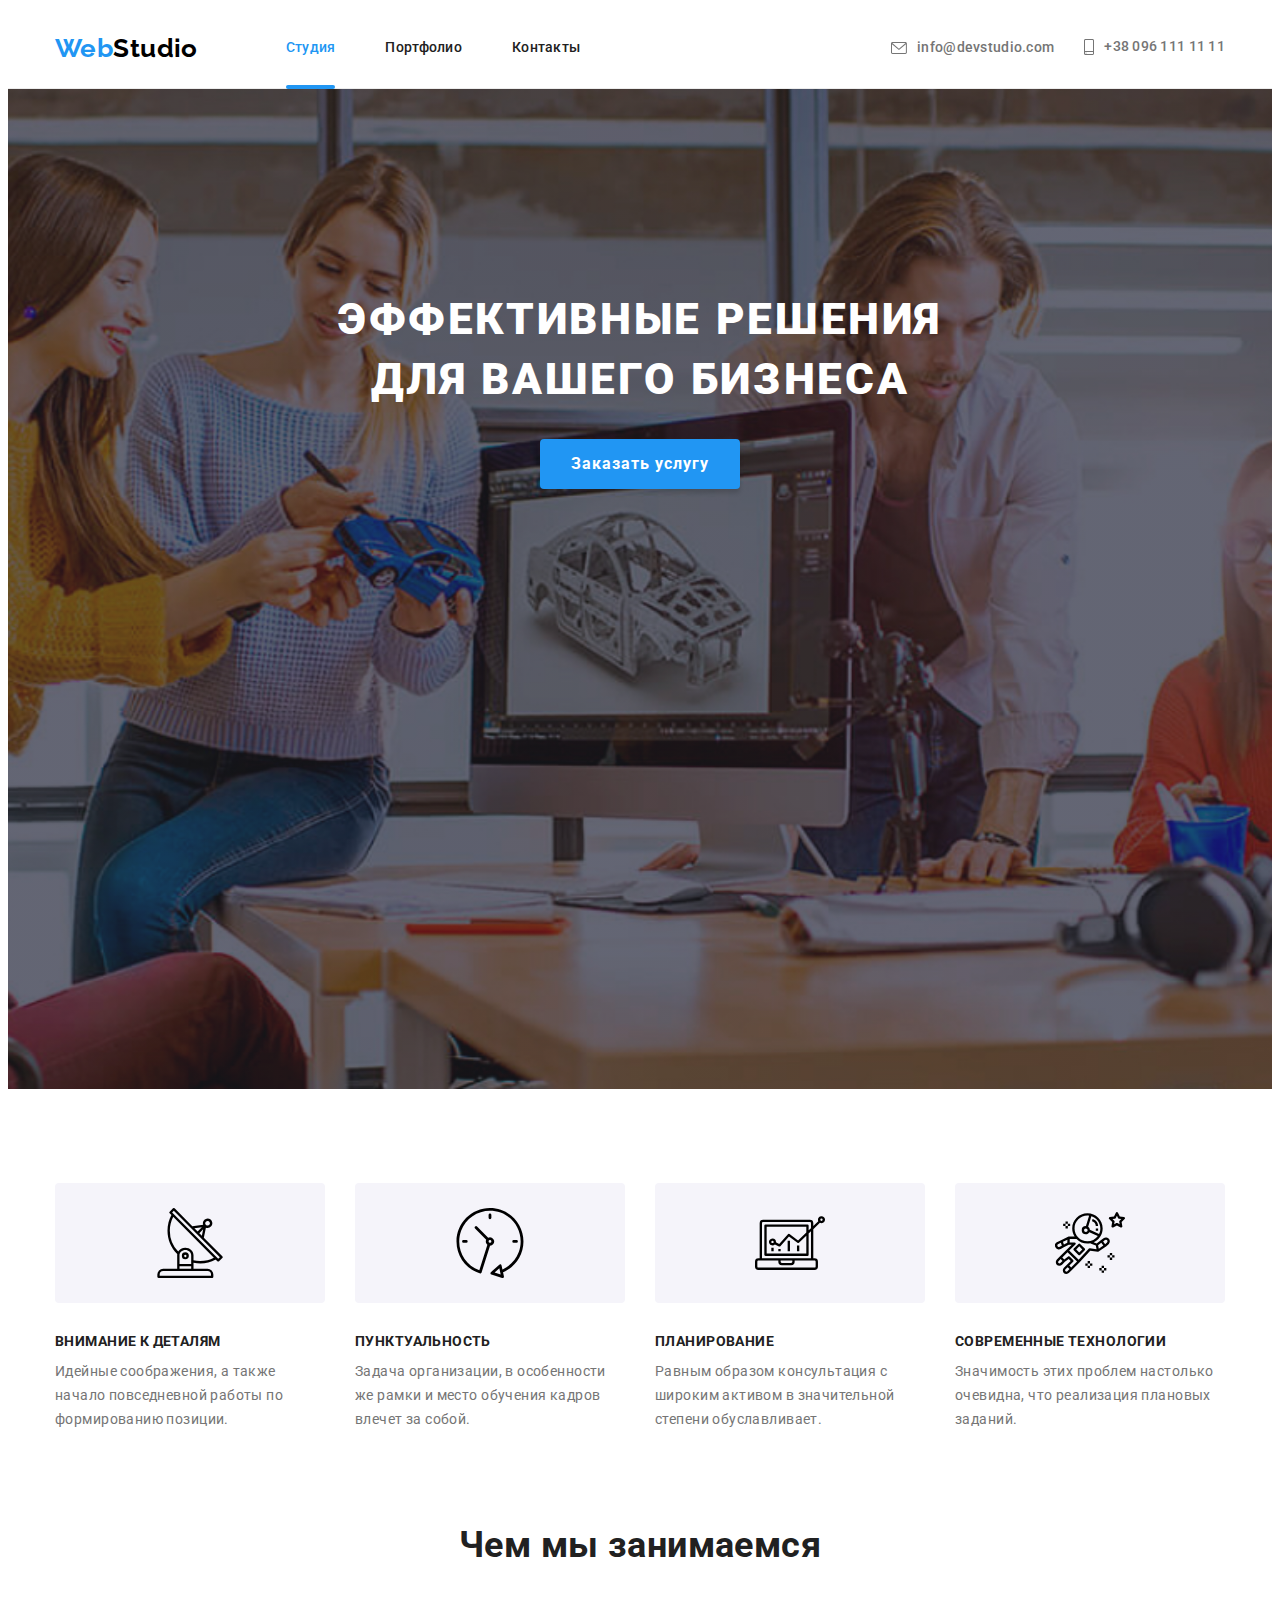
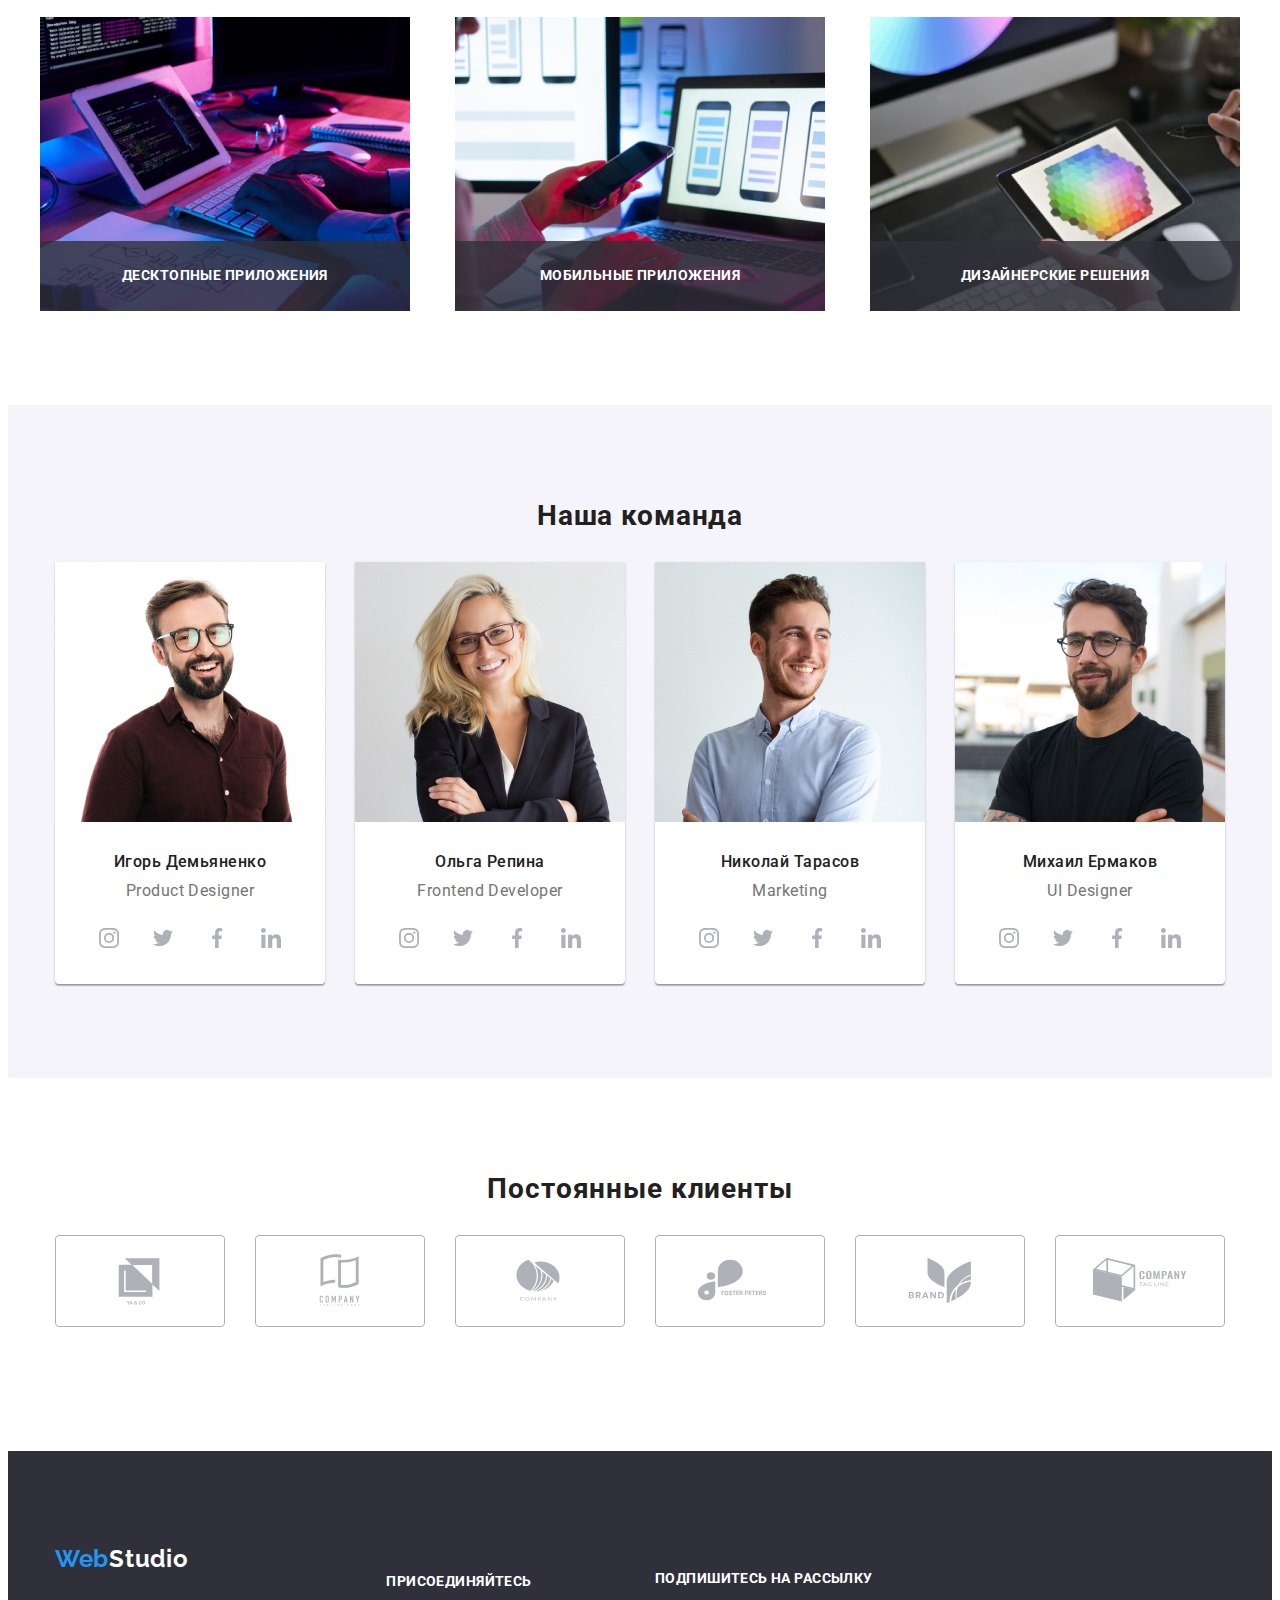
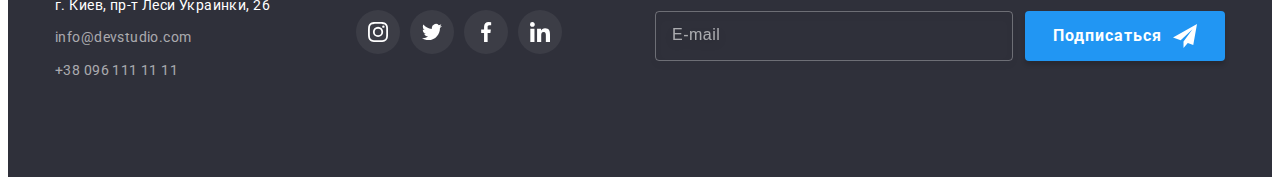
<file: index.html>
<!DOCTYPE html>
<html lang="ru">
  <head>
    <meta charset="UTF-8" />
    <meta http-equiv="X-UA-Compatible" content="IE=edge" />
    <meta name="viewport" content="width=device-width, initial-scale=1.0" />
    <title>WebStudio</title>
    <link
      href="https://fonts.googleapis.com/css2?family=Raleway:wght@700&family=Roboto:wght@400;500;700;900&display=swap"
      rel="stylesheet"
    />
    <link
      rel="stylesheet"
      href="https://cdnjs.cloudflare.com/ajax/libs/modern-normalize/1.1.0/modern-normalize.min.css"
      integrity="sha512-wpPYUAdjBVSE4KJnH1VR1HeZfpl1ub8YT/NKx4PuQ5NmX2tKuGu6U/JRp5y+Y8XG2tV+wKQpNHVUX03MfMFn9Q=="
      crossorigin="anonymous"
      referrerpolicy="no-referrer"
    />
    <link rel="stylesheet" href="./css/main.min.css" />
  </head>
  <body>
    <!-- Модальное окно -->
    <div class="backdrop is-hidden" data-modal>
      <div class="modal-window">
        <button class="modal-close-btn" type="button" data-modal-close>
          <svg class="modal-close-icon" width="18" height="18">
            <use href="./images/icons.svg#icon-close"></use>
          </svg>
        </button>
        <form class="contacts-form">
          <p class="form-top-text">Оставьте свои данные, мы вам перезвоним</p>

          <label class="form-label"
            >Имя
            <span class="form-wrapper">
              <input
                class="form-input"
                type="text"
                name="username"
                minlength="3"
                required
              />
              <svg class="form-icon" width="18" height="18">
                <use href="./images/icons.svg#icon-person-black"></use>
              </svg>
            </span>
          </label>

          <label class="form-label"
            >Телефон
            <span class="form-wrapper">
              <input class="form-input" type="tel" name="userphone" required />
              <svg class="form-icon" width="18" height="18">
                <use href="./images/icons.svg#icon-phone-black"></use>
              </svg>
            </span>
          </label>

          <label class="form-label"
            >Почта
            <span class="form-wrapper">
              <input class="form-input" type="email" name="usermail" required />
              <svg class="form-icon" width="18" height="18">
                <use href="./images/icons.svg#icon-email-black"></use>
              </svg>
            </span>
          </label>
          <label class="form-label-text"
            >Комментарий
            <textarea
              class="form-about"
              name="about"
              placeholder="Введите текст"
            ></textarea>
          </label>
          <label class="checkbox">
            <input type="checkbox" name="legal" class="checkbox__legal" />

            <span class="checkbox__icon"></span>
            <div class="checkbox__text">
              Соглашаюсь с рассылкой и принимаю
              <a href="#" class="checkbox__policy">Условия договора</a>
            </div>
          </label>
          <button class="form-button" type="submit">Отправить</button>
        </form>
      </div>
    </div>

    <!-- Шапка сайта -->
    <header>
      <section class="header">
        <!-- tablet menu -->
        <div class="tablet-user-menu">
          <div class="container main-nav">
            <nav class="left-nav">
              <a href="./index.html" class="logo"
                ><span class="logo--accent">Web</span>Studio</a
              >

              <ul class="nav list">
                <li class="nav__item">
                  <a href="" class="nav__link nav__link--current">Студия</a>
                </li>
                <li class="nav__item">
                  <a href="./portfolio.html" class="nav__link">Портфолио</a>
                </li>
                <li class="nav__item">
                  <a href="" class="nav__link">Контакты</a>
                </li>
              </ul>
            </nav>

            <ul class="address-list list">
              <li class="address__item">
                <a href="mailto:info@devstudio.com" class="address__info">
                  <svg width="16" height="12" class="address__icon">
                    <use href="./images/icons.svg#icon-envelope"></use>
                  </svg>
                  info@devstudio.com</a
                >
              </li>
              <li class="address__item">
                <a href="tel:+380961111111" class="address__info">
                  <svg width="10" height="16" class="address__icon">
                    <use href="./images/icons.svg#icon-smartphone"></use>
                  </svg>
                  +38 096 111 11 11</a
                >
              </li>
            </ul>
          </div>
        </div>

        <!-- mobile menu -->
        <div class="mobile-user-menu">
          <div class="header__container">
            <nav class="main-nav left-nav">
              <a href="#" class="logo"
                >Web<span class="logo-accent">Studio</span></a
              >

              <button
                type="button"
                class="menu-button button"
                aria-expanded="false"
                aria-controls="menu-container"
                data-menu-button
              >
                <svg
                  width="40"
                  height="40"
                  aria-label="Переключатель мобильного меню"
                  class="menu-button__icon"
                >
                  <use class="icon-cross" href="./images/icons.svg#cross"></use>
                  <use class="icon-menu" href="./images/icons.svg#menu"></use>
                </svg>
              </button>
            </nav>
          </div>

          <div class="menu-container" id="menu-container" data-menu>
            <nav class="menu-navigation">
              <div class="first-nav">
                <ul class="nav list">
                  <li class="first-nav__item nav__item">
                    <a
                      href=""
                      class="first-nav__link nav__link nav__link--current"
                      >Студия</a
                    >
                  </li>
                  <li class="first-nav__item nav__item">
                    <a href="./portfolio.html" class="first-nav__link nav__link"
                      >Портфолио</a
                    >
                  </li>
                  <li class="first-nav__item nav__item">
                    <a href="" class="first-nav__link nav__link">Контакты</a>
                  </li>
                </ul>
              </div>

              <div class="secondary-nav">
                <div class="second-nav">
                  <ul class="address-list list">
                    <li class="address__item mail">
                      <a href="mailto:info@devstudio.com" class="address__info">
                        <svg width="16" height="12" class="address__icon">
                          <use href="./images/icons.svg#icon-envelope"></use>
                        </svg>
                        info@devstudio.com</a
                      >
                    </li>
                    <li class="address__item tel">
                      <a href="tel:+380961111111" class="address__info">
                        <svg width="10" height="16" class="address__icon">
                          <use href="./images/icons.svg#icon-smartphone"></use>
                        </svg>
                        +38 096 111 11 11</a
                      >
                    </li>
                  </ul>
                </div>

                <div class="third-nav">
                  <ul class="list">
                    <li class="third-nav__item">
                      <a href="" class="third-nav__social">Instagram</a>
                    </li>
                    <li class="third-nav__item">
                      <a href="" class="third-nav__social">Twitter</a>
                    </li>
                    <li class="third-nav__item">
                      <a href="" class="third-nav__social">Facebook</a>
                    </li>
                    <li class="third-nav__item">
                      <a href="" class="third-nav__social">LinkedIn</a>
                    </li>
                  </ul>
                </div>
              </div>
            </nav>
          </div>
        </div>
      </section>
    </header>

    <!-- main section -->

    <main>
      <!-- hero section -->
      <section class="hero">
        <div class="hero__container">
          <div class="hero__item">
            <h1 class="hero__title">Эффективные решения для вашего бизнеса</h1>
            <button
              type="button"
              class="hero__btn hero__button button"
              data-modal-open
            >
              Заказать услугу
            </button>
          </div>
        </div>
      </section>

      <!-- features section -->
      <section class="features">
        <div class="features__container">
          <ul class="features__list list">
            <li class="features__item">
              <div class="featutes__card">
                <svg width="70" height="70" class="features__icon">
                  <use href="./images/icons.svg#icon-antenna"></use>
                </svg>
              </div>
              <h3 class="features__title">Внимание к деталям</h3>
              <p class="features__description">
                Идейные соображения, а также начало повседневной работы по
                формированию позиции.
              </p>
            </li>
            <li class="features__item">
              <div class="featutes__card">
                <svg width="70" height="70" class="features__icon">
                  <use href="./images/icons.svg#icon-clock"></use>
                </svg>
              </div>
              <h3 class="features__title">Пунктуальность</h3>
              <p class="features__description">
                Задача организации, в особенности же рамки и место обучения
                кадров влечет за собой.
              </p>
            </li>
            <li class="features__item">
              <div class="featutes__card">
                <svg width="70" height="70" class="features__icon">
                  <use href="./images/icons.svg#icon-diagram"></use>
                </svg>
              </div>
              <h3 class="features__title">Планирование</h3>
              <p class="features__description">
                Равным образом консультация с широким активом в значительной
                степени обуславливает.
              </p>
            </li>
            <li class="features__item">
              <div class="featutes__card">
                <svg width="70" height="70" class="features__icon">
                  <use href="./images/icons.svg#icon-astronaut"></use>
                </svg>
              </div>
              <h3 class="features__title">Современные технологии</h3>
              <p class="features__description">
                Значимость этих проблем настолько очевидна, что реализация
                плановых заданий.
              </p>
            </li>
          </ul>
        </div>
      </section>

      <!-- services -->
      <section class="services">
        <div class="container">
          <h2 class="services__title title">Чем мы занимаемся</h2>

          <ul class="services__list list">
            <li class="services__item">
              <picture>
                <source
                  srcset="
                    ./images/main/desktop/service1-1x.jpg 1x,
                    ./images/main/desktop/service1-2x.jpg 2x
                  "
                  media="(min-width: 1200px)"
                />
                <img
                  src="#"
                  width="370"
                  height="294"
                  alt="Человек набирает код на планшете. Рядом блок-схема и монитор"
                />
              </picture>

              <div class="services__caption">
                <h3 class="services__text">Десктопные приложения</h3>
              </div>
            </li>
            <li class="services__item">
              <picture>
                <source
                  srcset="
                    ./images/main/desktop/service2-1x.jpg 1x,
                    ./images/main/desktop/service2-2x.jpg 2x
                  "
                  media="(min-width: 1200px)"
                />
                <img
                  src="#"
                  width="370"
                  height="294"
                  alt="Человек делает прототипы экранов и держит телефон"
                />
              </picture>

              <div class="services__caption">
                <h3 class="services__text">Мобильные приложения</h3>
              </div>
            </li>
            <li class="services__item">
              <picture>
                <source
                  srcset="
                    ./images/main/desktop/service3-1x.jpg 1x,
                    ./images/main/desktop/service3-2x.jpg 2x
                  "
                  media="(min-width: 1200px)"
                />
                <img
                  src="#"
                  width="370"
                  height="294"
                  alt="Человек держит планшет с цветовой схемой. На заднем плане монитор, клавиатура и компьютерная мышь"
                />
              </picture>

              <div class="services__caption">
                <h3 class="services__text">Дизайнерские решения</h3>
              </div>
            </li>
          </ul>
        </div>
      </section>

      <!-- our team -->
      <section class="team">
        <div class="team__container">
          <h2 class="team__title title">Наша команда</h2>

          <ul class="team__list list">
            <li class="team__item">
              <picture>
                <source
                  srcset="
                    ./images/main/mobile/man1-1x.jpg 1x,
                    ./images/main/mobile/man1-2x.jpg 2x
                  "
                  media="(max-width: 767px)"
                />
                <source
                  srcset="
                    ./images/main/tablet/man1-1x.jpg 1x,
                    ./images/main/tablet/man1-2x.jpg 2x
                  "
                  media="(max-width: 1199px)"
                />
                <source
                  srcset="
                    ./images/main/desktop/man1-1x.jpg 1x,
                    ./images/main/desktop/man1-2x.jpg 2x
                  "
                  media="(min-width: 1200px)"
                />
                <img src="#" alt="Парень в очках и красной рубашке улыбается" />
              </picture>
              <div class="team__content">
                <h3 class="team__name">Игорь Демьяненко</h3>
                <p class="team__job">Product Designer</p>

                <div class="team__socials">
                  <a href="#" class="team__iconfield">
                    <svg width="20" height="20" class="team__icon">
                      <use href="./images/icons.svg#icon-instagram"></use>
                    </svg>
                  </a>

                  <a href="#" class="team__iconfield">
                    <svg width="20" height="20" class="team__icon">
                      <use href="./images/icons.svg#icon-twitter"></use>
                    </svg>
                  </a>

                  <a href="#" class="team__iconfield">
                    <svg width="20" height="20" class="team__icon">
                      <use href="./images/icons.svg#icon-facebook"></use>
                    </svg>
                  </a>

                  <a href="#" class="team__iconfield">
                    <svg width="20" height="20" class="team__icon">
                      <use href="./images/icons.svg#icon-linkedin"></use>
                    </svg>
                  </a>
                </div>
              </div>
            </li>

            <li class="team__item">
              <picture>
                <source
                  srcset="
                    ./images/main/mobile/women1-1x.jpg 1x,
                    ./images/main/mobile/women1-2x.jpg 2x
                  "
                  media="(max-width: 767px)"
                />

                <source
                  srcset="
                    ./images/main/tablet/women1-1x.jpg 1x,
                    ./images/main/tablet/women1-2x.jpg 2x
                  "
                  media="(max-width: 1199px)"
                />
                <source
                  srcset="
                    ./images/main/desktop/women1-1x.jpg 1x,
                    ./images/main/desktop/women1-2x.jpg 2x
                  "
                  media="(min-width: 1200px)"
                />
                <img
                  src="#"
                  alt="Женщина со светлыми очками в очках и пиджаке улыбается"
                />
              </picture>
              <div class="team__content">
                <h3 class="team__name">Ольга Репина</h3>
                <p class="team__job">Frontend Developer</p>

                <div class="team__socials">
                  <a href="#" class="team__iconfield">
                    <svg width="20" height="20" class="team__icon">
                      <use href="./images/icons.svg#icon-instagram"></use>
                    </svg>
                  </a>

                  <a href="#" class="team__iconfield">
                    <svg width="20" height="20" class="team__icon">
                      <use href="./images/icons.svg#icon-twitter"></use>
                    </svg>
                  </a>

                  <a href="#" class="team__iconfield">
                    <svg width="20" height="20" class="team__icon">
                      <use href="./images/icons.svg#icon-facebook"></use>
                    </svg>
                  </a>

                  <a href="#" class="team__iconfield">
                    <svg width="20" height="20" class="team__icon">
                      <use href="./images/icons.svg#icon-linkedin"></use>
                    </svg>
                  </a>
                </div>
              </div>
            </li>

            <li class="team__item">
              <picture>
                <source
                  srcset="
                    ./images/main/mobile/man2-1x.jpg 1x,
                    ./images/main/mobile/man2-2x.jpg 2x
                  "
                  media="(max-width: 767px)"
                />

                <source
                  srcset="
                    ./images/main/tablet/man2-1x.jpg 1x,
                    ./images/main/tablet/man2-2x.jpg 2x
                  "
                  media="(max-width: 1199px)"
                />

                <source
                  srcset="
                    ./images/main/desktop/man2-1x.jpg 1x,
                    ./images/main/desktop/man2-2x.jpg 2x
                  "
                  media="(min-width: 1200px)"
                />
                <img src="#" alt="Парень в голубой рубашке улыбается" />
              </picture>
              <div class="team__content">
                <h3 class="team__name">Николай Тарасов</h3>
                <p class="team__job">Marketing</p>

                <div class="team__socials">
                  <a href="#" class="team__iconfield">
                    <svg width="20" height="20" class="team__icon">
                      <use href="./images/icons.svg#icon-instagram"></use>
                    </svg>
                  </a>

                  <a href="#" class="team__iconfield">
                    <svg width="20" height="20" class="team__icon">
                      <use href="./images/icons.svg#icon-twitter"></use>
                    </svg>
                  </a>

                  <a href="#" class="team__iconfield">
                    <svg width="20" height="20" class="team__icon">
                      <use href="./images/icons.svg#icon-facebook"></use>
                    </svg>
                  </a>

                  <a href="#" class="team__iconfield">
                    <svg width="20" height="20" class="team__icon">
                      <use href="./images/icons.svg#icon-linkedin"></use>
                    </svg>
                  </a>
                </div>
              </div>
            </li>
            <li class="team__item">
              <picture>
                <source
                  srcset="
                    ./images/main/mobile/man3-1x.jpg 1x,
                    ./images/main/mobile/man3-2x.jpg 2x
                  "
                  media="(max-width: 767px)"
                />

                <source
                  srcset="
                    ./images/main/tablet/man3-1x.jpg 1x,
                    ./images/main/tablet/man3-2x.jpg 2x
                  "
                  media="(max-width: 1199px)"
                />
                <source
                  srcset="
                    ./images/main/desktop/man3-1x.jpg 1x,
                    ./images/main/desktop/man3-2x.jpg 2x
                  "
                  media="(min-width: 1200px)"
                />
                <img
                  src="#"
                  alt="Парень в очках и черной футболке ухмыляется"
                />
              </picture>
              <div class="team__content">
                <h3 class="team__name">Михаил Ермаков</h3>
                <p class="team__job">UI Designer</p>

                <div class="team__socials">
                  <a href="#" class="team__iconfield">
                    <svg width="20" height="20" class="team__icon">
                      <use href="./images/icons.svg#icon-instagram"></use>
                    </svg>
                  </a>

                  <a href="#" class="team__iconfield">
                    <svg width="20" height="20" class="team__icon">
                      <use href="./images/icons.svg#icon-twitter"></use>
                    </svg>
                  </a>

                  <a href="#" class="team__iconfield">
                    <svg width="20" height="20" class="team__icon">
                      <use href="./images/icons.svg#icon-facebook"></use>
                    </svg>
                  </a>

                  <a href="#" class="team__iconfield">
                    <svg width="20" height="20" class="team__icon">
                      <use href="./images/icons.svg#icon-linkedin"></use>
                    </svg>
                  </a>
                </div>
              </div>
            </li>
          </ul>
        </div>
      </section>

      <!-- clients -->
      <section class="clients">
        <div class="c_container">
          <h2 class="clients__title title">Постоянные клиенты</h2>

          <div class="clients__list">
            <a href="#" class="clients__container">
              <svg width="106" height="60" class="clients__icon">
                <use href="./images/icons.svg#icon-logo-1"></use>
              </svg>
            </a>

            <a href="#" class="clients__container">
              <svg width="106" height="60" class="clients__icon">
                <use href="./images/icons.svg#icon-logo-2"></use>
              </svg>
            </a>

            <a href="#" class="clients__container">
              <svg width="106" height="60" class="clients__icon">
                <use href="./images/icons.svg#icon-logo-3"></use>
              </svg>
            </a>

            <a href="#" class="clients__container">
              <svg width="106" height="60" class="clients__icon">
                <use href="./images/icons.svg#icon-logo-4"></use>
              </svg>
            </a>

            <a href="#" class="clients__container">
              <svg width="106" height="60" class="clients__icon">
                <use href="./images/icons.svg#icon-logo-5"></use>
              </svg>
            </a>

            <a href="#" class="clients__container">
              <svg width="106" height="60" class="clients__icon">
                <use href="./images/icons.svg#icon-logo-6"></use>
              </svg>
            </a>
          </div>
        </div>
      </section>
    </main>
    <footer>
      <!-- Футер -->
      <footer class="footer">
        <div class="footer__area">
          <div class="footer__container">
            <div class="footer__primary">
              <a href="./index.html" class="footer__logo logo"
                ><span class="logo--accent">Web</span>Studio</a
              >
              <address class="footer__address">
                г. Киев, пр-т Леси Украинки, 26
              </address>
              <ul class="address list">
                <li class="footer__item">
                  <a
                    href="mailto:info@devstudio.com"
                    class="footer__address-info address__info"
                    >info@devstudio.com</a
                  >
                </li>
                <li class="footer__item">
                  <a
                    href="tel:+380961111111"
                    class="footer__address-info address__info"
                    >+38 096 111 11 11</a
                  >
                </li>
              </ul>
            </div>

            <div class="socials">
              <h3 class="socials__title">присоединяйтесь</h3>

              <div class="socials__container">
                <a href="#" class="social__area">
                  <svg width="20" height="20" class="socials__icon">
                    <use href="./images/icons.svg#icon-instagram"></use>
                  </svg>
                </a>

                <a href="#" class="social__area">
                  <svg width="20" height="20" class="socials__icon">
                    <use href="./images/icons.svg#icon-twitter"></use>
                  </svg>
                </a>

                <a href="#" class="social__area">
                  <svg width="20" height="20" class="socials__icon">
                    <use href="./images/icons.svg#icon-facebook"></use>
                  </svg>
                </a>

                <a href="#" class="social__area">
                  <svg width="20" height="20" class="socials__icon">
                    <use href="./images/icons.svg#icon-linkedin"></use>
                  </svg>
                </a>
              </div>
            </div>

            <form>
              <label class="footer__label">
                <p class="footer__text-input">Подпишитесь на рассылку</p>
                <input
                  type="email"
                  name="email"
                  class="footer__email"
                  placeholder="E-mail"
                />
              </label>

              <button type="submit" class="button footer__button">
                <p class="button-text">Подписаться</p>
                <svg width="24" height="24" class="footer__send-icon">
                  <use href="./images/icons.svg#icon-send"></use>
                </svg>
              </button>
            </form>
          </div>
        </div>
      </footer>
    </footer>
    <script src="./js/modal.js"></script>
    <script src="./js/menu.js"></script>
  </body>
</html>
</file>
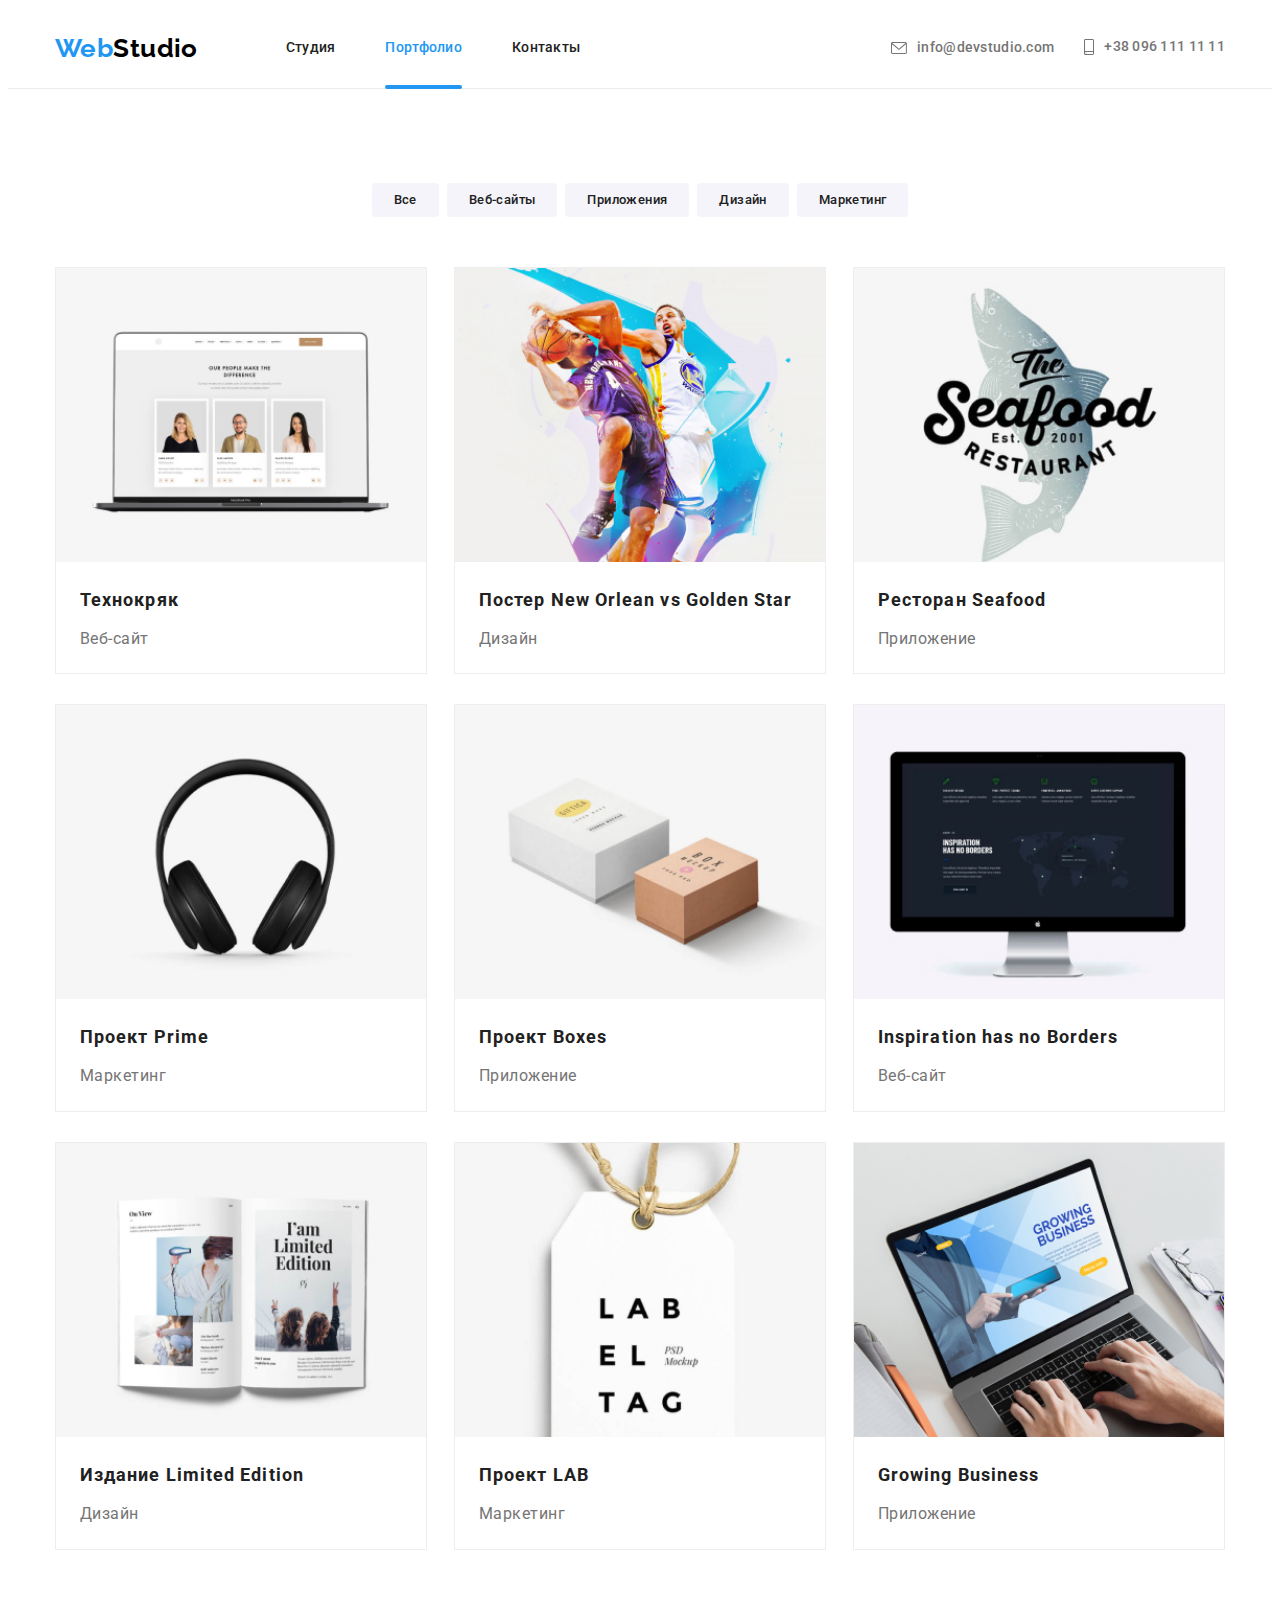
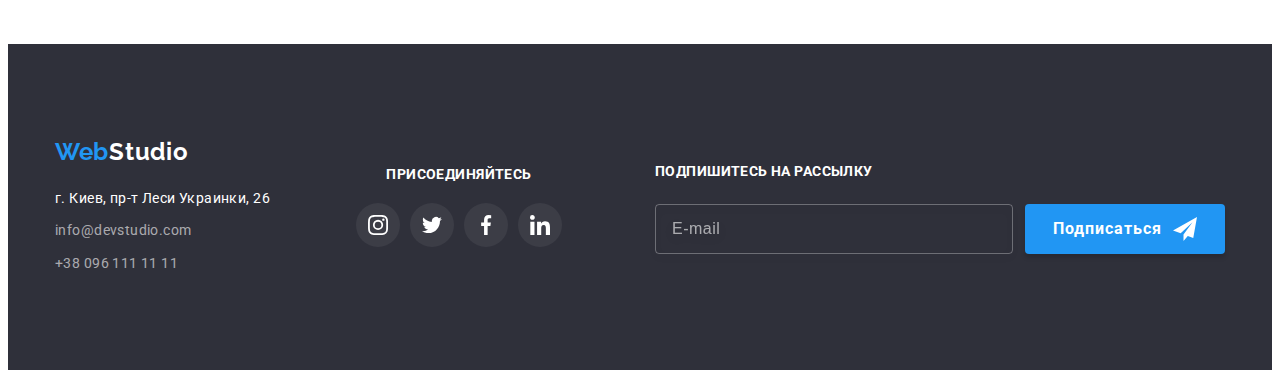
<file: portfolio.html>
<!DOCTYPE html>
<html lang="ru">
  <head>
    <meta charset="UTF-8" />
    <meta http-equiv="X-UA-Compatible" content="IE=edge" />
    <meta name="viewport" content="width=device-width, initial-scale=1.0" />
    <title>Portfolio</title>
    <link
      href="https://fonts.googleapis.com/css2?family=Raleway:wght@700&family=Roboto:wght@400;500;700;900&display=swap"
      rel="stylesheet"
    />
    <link
      rel="stylesheet"
      href="https://cdnjs.cloudflare.com/ajax/libs/modern-normalize/1.1.0/modern-normalize.min.css"
      integrity="sha512-wpPYUAdjBVSE4KJnH1VR1HeZfpl1ub8YT/NKx4PuQ5NmX2tKuGu6U/JRp5y+Y8XG2tV+wKQpNHVUX03MfMFn9Q=="
      crossorigin="anonymous"
      referrerpolicy="no-referrer"
    />
    <link rel="stylesheet" href="./css/portfolio.min.css" />
  </head>
  <body>
    <!-- Шапка сайта -->
    <header>
      <section class="header">
        <!-- tablet menu -->
        <div class="tablet-user-menu">
          <div class="container main-nav">
            <nav class="left-nav">
              <a href="./index.html" class="logo"
                ><span class="logo--accent">Web</span>Studio</a
              >

              <ul class="nav list">
                <li class="nav__item">
                  <a href="./index.html" class="nav__link ">Студия</a>
                </li>
                <li class="nav__item">
                  <a href="./portfolio.html" class="nav__link nav__link--current">Портфолио</a>
                </li>
                <li class="nav__item">
                  <a href="" class="nav__link">Контакты</a>
                </li>
              </ul>
            </nav>

            <ul class="address-list list">
              <li class="address__item">
                <a href="mailto:info@devstudio.com" class="address__info">
                  <svg width="16" height="12" class="address__icon">
                    <use href="./images/icons.svg#icon-envelope"></use>
                  </svg>
                  info@devstudio.com</a
                >
              </li>
              <li class="address__item">
                <a href="tel:+380961111111" class="address__info">
                  <svg width="10" height="16" class="address__icon">
                    <use href="./images/icons.svg#icon-smartphone"></use>
                  </svg>
                  +38 096 111 11 11</a
                >
              </li>
            </ul>
          </div>
        </div>

        <!-- mobile menu -->
        <div class="mobile-user-menu">
          <div class="header__container">
            <nav class="main-nav left-nav">
              <a href="#" class="logo"
                >Web<span class="logo-accent">Studio</span></a
              >

              <button
                type="button"
                class="menu-button button"
                aria-expanded="false"
                aria-controls="menu-container"
                data-menu-button
              >
                <svg
                  width="40"
                  height="40"
                  aria-label="Переключатель мобильного меню"
                >
                  <use class="icon-cross" href="./images/icons.svg#cross"></use>
                  <use class="icon-menu" href="./images/icons.svg#menu"></use>
                </svg>
              </button>
            </nav>
          </div>

          <div class="menu-container" id="menu-container" data-menu>
            <nav class="menu-navigation">
              <div class="first-nav">
                <ul class="nav list">
                  <li class="first-nav__item nav__item">
                    <a
                      href="./index.html"
                      class="
                        first-nav__link 
                        nav__link 
                      "
                      >Студия</a
                    >
                  </li>
                  <li class="first-nav__item nav__item">
                    <a href="./portfolio.html" class="first-nav__link nav__link "
                      >Портфолио</a
                    >
                  </li>
                  <li class="first-nav__item nav__item">
                    <a href="" class="first-nav__link nav__link">Контакты</a>
                  </li>
                </ul>
              </div>

              <div class="secondary-nav">
                <div class="second-nav">
                  <ul class="address-list list">
                    <li class="address__item mail">
                      <a href="mailto:info@devstudio.com" class="address__info">
                        <svg width="16" height="12" class="address__icon">
                          <use href="./images/icons.svg#icon-envelope"></use>
                        </svg>
                        info@devstudio.com</a
                      >
                    </li>
                    <li class="address__item tel">
                      <a href="tel:+380961111111" class="address__info">
                        <svg width="10" height="16" class="address__icon">
                          <use href="./images/icons.svg#icon-smartphone"></use>
                        </svg>
                        +38 096 111 11 11</a
                      >
                    </li>
                  </ul>
                </div>

                <div class="third-nav">
                  <ul class="list">
                    <li class="third-nav__item">
                      <a href="" class="third-nav__social">Instagram</a>
                    </li>
                    <li class="third-nav__item">
                      <a href="" class="third-nav__social">Twitter</a>
                    </li>
                    <li class="third-nav__item">
                      <a href="" class="third-nav__social">Facebook</a>
                    </li>
                    <li class="third-nav__item">
                      <a href="" class="third-nav__social">LinkedIn</a>
                    </li>
                  </ul>
                </div>
              </div>
            </nav>
          </div>
        </div>
      </section>
    </header>

    <!-- Портфолио -->
    <section class="portfolio">
      <div class="container">
        <ul class="portfolio__list list">
          <li class="portfolio__choice">
            <button type="button" class="portfolio__button button">Все</button>
          </li>
          <li class="portfolio__choice">
            <button type="button" class="portfolio__button button">
              Веб-сайты
            </button>
          </li>
          <li class="portfolio__choice">
            <button type="button" class="portfolio__button button">
              Приложения
            </button>
          </li>
          <li class="portfolio__choice">
            <button type="button" class="portfolio__button button">
              Дизайн
            </button>
          </li>
          <li class="portfolio__choice">
            <button type="button" class="portfolio__button button">
              Маркетинг
            </button>
          </li>
        </ul>

        <div>
          <ul class="portfolio__content list">
            <li class="portfolio__project">
              <a href="" class="portfolio__item">
                <div class="portfolio__item--img">
                  <picture>
                    <source
                      srcset="
                        ./images/main/mobile/1-1x.jpg 1x,
                        ./images/main/mobile/1-2x.jpg 2x
                      "
                      media="(max-width: 767px)"
                    />
                    <source
                      srcset="
                        ./images/main/tablet/1-1x.jpg 1x,
                        ./images/main/tablet/1-2x.jpg 2x
                      "
                      media="(max-width: 1199px)"
                    />

                    <source
                      srcset="
                        ./images/main/desktop/1-1x.jpg 1x,
                        ./images/main/desktop/1-2x.jpg 2x
                      "
                      media="(min-width: 1200px)"
                    />


                    <img src="#" alt="ноутбук с изображением команды на экране" width="100%"/>
                  </picture>
                   <div class="portfolio__caption">
                  <p class="portfolio__text">
                      Технокряк это современная площадка распространения
                      коронавируса. Компании используют эту платформу для
                      цифрового шпионажа и атак на защищённые сервера
                      конкурентов.
                  </p>
                </div>
                </div>

               

                <div class="portfolio__description">
                  <h2 class="portfolio__title">Технокряк</h2>
                  <p class="portfolio__notes">Веб-сайт</p>
                </div>
              </a>
            </li>

            <li class="portfolio__project">
              <a href="" class="portfolio__item">
                <div class="portfolio__item--img">
                  <picture>
                    <source
                      srcset="
                        ./images/main/mobile/2-1x.jpg 1x,
                        ./images/main/mobile/2-2x.jpg 2x
                      "
                      media="(max-width: 767px)"
                    />
                    <source
                      srcset="
                        ./images/main/tablet/2-1x.jpg 1x,
                        ./images/main/tablet/2-2x.jpg 2x
                      "
                      media="(max-width: 1199px)"
                    />

                    <source
                      srcset="
                        ./images/main/desktop/2-1x.jpg 1x,
                        ./images/main/desktop/2-2x.jpg 2x
                      "
                      media="(min-width: 1200px)"
                    />


                    <img src="#" alt="ноутбук с изображением команды на экране" width="100%" />
                  </picture>
                   <div class="portfolio__caption">
                  <p class="portfolio__text">
                      Технокряк это современная площадка распространения
                      коронавируса. Компании используют эту платформу для
                      цифрового шпионажа и атак на защищённые сервера
                      конкурентов.
                  </p>
                </div>
                </div>

               

                <div class="portfolio__description">
                  <h2 class="portfolio__title">Постер New Orlean vs Golden Star</h2>
                  <p class="portfolio__notes">Дизайн</p>
                </div>
              </a>
            </li>


            <li class="portfolio__project">
              <a href="" class="portfolio__item">
                <div class="portfolio__item--img">
                  <picture>
                    <source
                      srcset="
                        ./images/main/mobile/3-1x.jpg 1x,
                        ./images/main/mobile/3-2x.jpg 2x
                      "
                      media="(max-width: 767px)"
                    />
                    <source
                      srcset="
                        ./images/main/tablet/3-1x.jpg 1x,
                        ./images/main/tablet/3-2x.jpg 2x
                      "
                      media="(max-width: 1199px)"
                    />

                    <source
                      srcset="
                        ./images/main/desktop/3-1x.jpg 1x,
                        ./images/main/desktop/3-2x.jpg 2x
                      "
                      media="(min-width: 1200px)"
                    />
                    <img src="#" alt="ноутбук с изображением команды на экране" width="100%" />
                  </picture>
                   <div class="portfolio__caption">
                  <p class="portfolio__text">
                      Технокряк это современная площадка распространения
                      коронавируса. Компании используют эту платформу для
                      цифрового шпионажа и атак на защищённые сервера
                      конкурентов.
                  </p>
                </div>
                </div>

               

                <div class="portfolio__description">
                  <h2 class="portfolio__title">Ресторан Seafood</h2>
                  <p class="portfolio__notes">Приложение</p>
                </div>
              </a>
            </li>


            <li class="portfolio__project">
              <a href="" class="portfolio__item">
                <div class="portfolio__item--img">
                  <picture>
                    <source
                      srcset="
                        ./images/main/mobile/4-1x.jpg 1x,
                        ./images/main/mobile/4-2x.jpg 2x
                      "
                      media="(max-width: 767px)"
                    />
                    <source
                      srcset="
                        ./images/main/tablet/4-1x.jpg 1x,
                        ./images/main/tablet/4-2x.jpg 2x
                      "
                      media="(max-width: 1199px)"
                    />

                    <source
                      srcset="
                        ./images/main/desktop/4-1x.jpg 1x,
                        ./images/main/desktop/4-2x.jpg 2x
                      "
                      media="(min-width: 1200px)"
                    />
                    <img src="#" alt="ноутбук с изображением команды на экране" width="100%" />
                  </picture>
                   <div class="portfolio__caption">
                  <p class="portfolio__text">
                      Технокряк это современная площадка распространения
                      коронавируса. Компании используют эту платформу для
                      цифрового шпионажа и атак на защищённые сервера
                      конкурентов.
                  </p>
                </div>
                </div>

               

                <div class="portfolio__description">
                  <h2 class="portfolio__title">Проект Prime</h2>
                  <p class="portfolio__notes">Маркетинг</p>
                </div>
              </a>
            </li>

            <li class="portfolio__project">
              <a href="" class="portfolio__item">
                <div class="portfolio__item--img">
                  <picture>
                    <source
                      srcset="
                        ./images/main/mobile/5-1x.jpg 1x,
                        ./images/main/mobile/5-2x.jpg 2x
                      "
                      media="(max-width: 767px)"
                    />
                    <source
                      srcset="
                        ./images/main/tablet/5-1x.jpg 1x,
                        ./images/main/tablet/5-2x.jpg 2x
                      "
                      media="(max-width: 1199px)"
                    />

                    <source
                      srcset="
                        ./images/main/desktop/5-1x.jpg 1x,
                        ./images/main/desktop/5-2x.jpg 2x
                      "
                      media="(min-width: 1200px)"
                    />
                    <img src="#" alt="ноутбук с изображением команды на экране" width="100%" />
                  </picture>
                   <div class="portfolio__caption">
                  <p class="portfolio__text">
                      Технокряк это современная площадка распространения
                      коронавируса. Компании используют эту платформу для
                      цифрового шпионажа и атак на защищённые сервера
                      конкурентов.
                  </p>
                </div>
                </div>

               

                <div class="portfolio__description">
                  <h2 class="portfolio__title">Проект Boxes</h2>
                  <p class="portfolio__notes">Приложение</p>
                </div>
              </a>
            </li>

            <li class="portfolio__project">
              <a href="" class="portfolio__item">
                <div class="portfolio__item--img">
                  <picture>
                    <source
                      srcset="
                        ./images/main/mobile/6-1x.jpg 1x,
                        ./images/main/mobile/6-2x.jpg 2x
                      "
                      media="(max-width: 767px)"
                    />
                    <source
                      srcset="
                        ./images/main/tablet/6-1x.jpg 1x,
                        ./images/main/tablet/6-2x.jpg 2x
                      "
                      media="(max-width: 1199px)"
                    />

                    <source
                      srcset="
                        ./images/main/desktop/6-1x.jpg 1x,
                        ./images/main/desktop/6-2x.jpg 2x
                      "
                      media="(min-width: 1200px)"
                    />
                    <img src="#" alt="ноутбук с изображением команды на экране" width="100%" />
                  </picture>
                   <div class="portfolio__caption">
                  <p class="portfolio__text">
                      Технокряк это современная площадка распространения
                      коронавируса. Компании используют эту платформу для
                      цифрового шпионажа и атак на защищённые сервера
                      конкурентов.
                  </p>
                </div>
                </div>

               

                <div class="portfolio__description">
                  <h2 class="portfolio__title">Inspiration has no Borders</h2>
                  <p class="portfolio__notes">Веб-сайт</p>
                </div>
              </a>
            </li>


            <li class="portfolio__project">
              <a href="" class="portfolio__item">
                <div class="portfolio__item--img">
                  <picture>
                    <source
                      srcset="
                        ./images/main/mobile/7-1x.jpg 1x,
                        ./images/main/mobile/7-2x.jpg 2x
                      "
                      media="(max-width: 767px)"
                    />
                    <source
                      srcset="
                        ./images/main/tablet/7-1x.jpg 1x,
                        ./images/main/tablet/7-2x.jpg 2x
                      "
                      media="(max-width: 1199px)"
                    />

                    <source
                      srcset="
                        ./images/main/desktop/7-1x.jpg 1x,
                        ./images/main/desktop/7-2x.jpg 2x
                      "
                      media="(min-width: 1200px)"
                    />
                    <img src="#" alt="ноутбук с изображением команды на экране" width="100%" />
                  </picture>
                   <div class="portfolio__caption">
                  <p class="portfolio__text">
                      Технокряк это современная площадка распространения
                      коронавируса. Компании используют эту платформу для
                      цифрового шпионажа и атак на защищённые сервера
                      конкурентов.
                  </p>
                </div>
                </div>

               

                <div class="portfolio__description">
                  <h2 class="portfolio__title">Издание Limited Edition</h2>
                  <p class="portfolio__notes">Дизайн</p>
                </div>
              </a>
            </li>

            <li class="portfolio__project">
              <a href="" class="portfolio__item">
                <div class="portfolio__item--img">
                  <picture>
                    <source
                      srcset="
                        ./images/main/mobile/8-1x.jpg 1x,
                        ./images/main/mobile/8-2x.jpg 2x
                      "
                      media="(max-width: 767px)"
                    />
                    <source
                      srcset="
                        ./images/main/tablet/8-1x.jpg 1x,
                        ./images/main/tablet/8-2x.jpg 2x
                      "
                      media="(max-width: 1199px)"
                    />

                    <source
                      srcset="
                        ./images/main/desktop/8-1x.jpg 1x,
                        ./images/main/desktop/8-2x.jpg 2x
                      "
                      media="(min-width: 1200px)"
                    />
                    <img src="#" alt="ноутбук с изображением команды на экране" width="100%" />
                  </picture>
                   <div class="portfolio__caption">
                  <p class="portfolio__text">
                      Технокряк это современная площадка распространения
                      коронавируса. Компании используют эту платформу для
                      цифрового шпионажа и атак на защищённые сервера
                      конкурентов.
                  </p>
                </div>
                </div>

               

                <div class="portfolio__description">
                  <h2 class="portfolio__title">Проект LAB</h2>
                  <p class="portfolio__notes">Маркетинг</p>
                </div>
              </a>
            </li>

            <li class="portfolio__project">
              <a href="" class="portfolio__item">
                <div class="portfolio__item--img">
                  <picture>
                    <source
                      srcset="
                        ./images/main/mobile/9-1x.jpg 1x,
                        ./images/main/mobile/9-2x.jpg 2x
                      "
                      media="(max-width: 767px)"
                    />
                    <source
                      srcset="
                        ./images/main/tablet/9-1x.jpg 1x,
                        ./images/main/tablet/9-2x.jpg 2x
                      "
                      media="(max-width: 1199px)"
                    />

                    <source
                      srcset="
                        ./images/main/desktop/9-1x.jpg 1x,
                        ./images/main/desktop/9-2x.jpg 2x
                      "
                      media="(min-width: 1200px)"
                    />
                    <img src="#" alt="ноутбук с изображением команды на экране" width="100%" />
                  </picture>
                   <div class="portfolio__caption">
                  <p class="portfolio__text">
                      Технокряк это современная площадка распространения
                      коронавируса. Компании используют эту платформу для
                      цифрового шпионажа и атак на защищённые сервера
                      конкурентов.
                  </p>
                </div>
                </div>

               

                <div class="portfolio__description">
                  <h2 class="portfolio__title">Growing Business</h2>
                  <p class="portfolio__notes">Приложение</p>
                </div>
              </a>
            </li>



            
          </ul>
        </div>
      </section>
    </main>
   

    <!-- Футер -->
      <footer class="footer">
        <div class="footer__area">
          <div class="footer__container">
            <div class="footer__primary">
              <a href="./index.html" class="footer__logo logo"
                ><span class="logo--accent">Web</span>Studio</a
              >
              <address class="footer__address">
                г. Киев, пр-т Леси Украинки, 26
              </address>
              <ul class="address list">
                <li class="footer__item">
                  <a
                    href="mailto:info@devstudio.com"
                    class="footer__address-info address__info"
                    >info@devstudio.com</a
                  >
                </li>
                <li class="footer__item">
                  <a
                    href="tel:+380961111111"
                    class="footer__address-info address__info"
                    >+38 096 111 11 11</a
                  >
                </li>
              </ul>
            </div>

            <div class="socials">
              <h3 class="socials__title">присоединяйтесь</h3>

              <div class="socials__container">
                <a href="#" class="social__area">
                  <svg width="20" height="20" class="socials__icon">
                    <use href="./images/icons.svg#icon-instagram"></use>
                  </svg>
                </a>

                <a href="#" class="social__area">
                  <svg width="20" height="20" class="socials__icon">
                    <use href="./images/icons.svg#icon-twitter"></use>
                  </svg>
                </a>

                <a href="#" class="social__area">
                  <svg width="20" height="20" class="socials__icon">
                    <use href="./images/icons.svg#icon-facebook"></use>
                  </svg>
                </a>

                <a href="#" class="social__area">
                  <svg width="20" height="20" class="socials__icon">
                    <use href="./images/icons.svg#icon-linkedin"></use>
                  </svg>
                </a>
              </div>
            </div>

            <form>
              <label class="footer__label">
                <p class="footer__text-input">Подпишитесь на рассылку</p>
                <input
                  type="email"
                  name="email"
                  class="footer__email"
                  placeholder="E-mail"
                />
              </label>

              <button type="submit" class="button footer__button">
                <p class="button-text">Подписаться</p>
                <svg width="24" height="24" class="footer__send-icon">
                  <use href="./images/icons.svg#icon-send"></use>
                </svg>
              </button>
            </form>
          </div>
        </div>
      </footer>
    </footer>


    <script src="./js/menu.js"></script>
  </body>
</html>
</file>
<file: css/main.min.css>
body{background-color:#fff;color:#757575;font-family:"Roboto",sans-serif;font-size:14px;font-weight:400;line-height:1.71;letter-spacing:.03em}.list{padding:0;margin:0;list-style:none}.container{max-width:1200px;padding-left:15px;padding-right:15px;margin-left:auto;margin-right:auto}.button{padding:0;border:none;background:none;border-radius:4px;font-family:"Roboto", sans-serif;text-align:center;cursor:pointer}h1,h2,h3,h4,h5,p{margin:0}a{list-style:none;text-decoration:none;color:inherit}img{display:block;max-width:100%;height:auto}.backdrop{width:100vw;height:100vh;position:fixed;background-color:rgba(0,0,0,0.2);top:0;left:0;z-index:100;-webkit-transition:opacity 250ms cubic-bezier(0.4, 0, 0.2, 1),visibility 250ms cubic-bezier(0.4, 0, 0.2, 1);transition:opacity 250ms cubic-bezier(0.4, 0, 0.2, 1),visibility 250ms cubic-bezier(0.4, 0, 0.2, 1)}.modal-window{max-width:450px;border-radius:4px;background-color:#fff;position:absolute;-webkit-box-shadow:0px 1px 3px rgba(0,0,0,0.12),0px 1px 1px rgba(0,0,0,0.14),0px 2px 1px rgba(0,0,0,0.2);box-shadow:0px 1px 3px rgba(0,0,0,0.12),0px 1px 1px rgba(0,0,0,0.14),0px 2px 1px rgba(0,0,0,0.2);padding:40px}@media screen and (max-width: 449px){.modal-window{width:300px;top:50%;left:50%;-webkit-transform:translate(-50%, -50%);transform:translate(-50%, -50%)}}@media screen and (min-width: 450px){.modal-window{top:50%;left:50%;-webkit-transform:translate(-50%, -50%);transform:translate(-50%, -50%);min-width:450px}}@media screen and (min-width: 1200px){.modal-window{min-width:528px}}.modal-close-btn{width:30px;height:30px;border:1px solid rgba(0,0,0,0.1);background-color:transparent;border-radius:50%;cursor:pointer;position:absolute;top:8px;right:8px;padding:0;display:-webkit-box;display:-ms-flexbox;display:flex;-webkit-box-pack:center;-ms-flex-pack:center;justify-content:center;-webkit-box-align:center;-ms-flex-align:center;align-items:center}.modal-close-icon{-webkit-transition:fill 250ms cubic-bezier(0.4, 0, 0.2, 1);transition:fill 250ms cubic-bezier(0.4, 0, 0.2, 1)}.modal-close-icon:hover,.modal-close-icon:focus{fill:#2196f3}.is-hidden{opacity:0;visibility:hidden;pointer-events:none}.form-top-text{font-family:"Roboto";font-weight:700;font-size:20px;line-height:1.5;text-align:center;color:#212121;margin-bottom:12px}@media screen and (min-width: 1200px){.form-top-text{line-height:1.15;max-width:unset}}.form-wrapper{position:relative;display:block;margin-top:4px}.form-input{width:100%;height:40px;border:1px solid rgba(33,33,33,0.2);padding-left:42px;border-radius:4px;-webkit-transition:border-color 250ms cubic-bezier(0.4, 0, 0.2, 1);transition:border-color 250ms cubic-bezier(0.4, 0, 0.2, 1)}.form-input:not(:last-child){margin-bottom:10px}.form-input:focus{border-color:#2196f3;outline:none}.form-label{font-weight:400;font-size:12px;line-height:1.17;letter-spacing:0.01em;margin-bottom:10px;color:#757575}.form-label-text{margin-bottom:20px;font-size:12px;line-height:1.17;letter-spacing:0.01em}.form-icon{position:absolute;top:50%;left:12px;-webkit-transform:translateY(-50%);transform:translateY(-50%);fill:#212121;-webkit-transition:fill 250ms cubic-bezier(0.4, 0, 0.2, 1);transition:fill 250ms cubic-bezier(0.4, 0, 0.2, 1)}.form-input:focus+.form-icon{fill:#2196f3}.form-about{height:120px;width:100%;border:1px solid rgba(33,33,33,0.2);border-radius:4px;resize:none;padding:12px 16px;margin-top:4px;-webkit-transition:border-color 250ms cubic-bezier(0.4, 0, 0.2, 1);transition:border-color 250ms cubic-bezier(0.4, 0, 0.2, 1);margin-bottom:20px}.form-about:focus{border-color:#2196f3;outline:none}.form-about::-webkit-input-placeholder{font-weight:400;font-size:12px;line-height:1.16;letter-spacing:0.01em;color:rgba(117,117,117,0.5)}.form-about:-ms-input-placeholder{font-weight:400;font-size:12px;line-height:1.16;letter-spacing:0.01em;color:rgba(117,117,117,0.5)}.form-about::-ms-input-placeholder{font-weight:400;font-size:12px;line-height:1.16;letter-spacing:0.01em;color:rgba(117,117,117,0.5)}.form-about::placeholder{font-weight:400;font-size:12px;line-height:1.16;letter-spacing:0.01em;color:rgba(117,117,117,0.5)}.agree{font-weight:400;font-size:12px;line-height:1.17;color:#757575}@media screen and (min-width: 1200px){.agree{font-size:14px}}.modal-form-policy-link{color:#2196f3}.form-checkbox{display:-webkit-box;display:-ms-flexbox;display:flex;-webkit-box-align:center;-ms-flex-align:center;align-items:center;-webkit-box-pack:center;-ms-flex-pack:center;justify-content:center;margin-bottom:30px;cursor:pointer}.checkbox-custom-icon{display:block;width:16px;height:15px;border:2px solid #212121;border-radius:2px;margin-right:8px;-webkit-transition:border-color 250ms cubic-bezier(0.4, 0, 0.2, 1),background-color 250ms cubic-bezier(0.4, 0, 0.2, 1);transition:border-color 250ms cubic-bezier(0.4, 0, 0.2, 1),background-color 250ms cubic-bezier(0.4, 0, 0.2, 1)}.form-checkbox-input:focus+.checkbox-custom-icon{border-color:#2196f3}.form-checkbox-input:checked+.checkbox-custom-icon{background-color:#2196f3;background-image:url(../images/check.svg);background-repeat:no-repeat;background-position:50% 50%;border-color:#2196f3;border-radius:2px}.form-button{font-family:"Roboto", sans-serif;cursor:pointer;display:block;font-weight:700;font-size:16px;line-height:1.87;border-radius:4px;padding:10px 55px;background-color:#2196f3;border:0;letter-spacing:0.06em;color:#fff;margin:0 auto;-webkit-box-shadow:0px 4px 4px rgba(0,0,0,0.15);box-shadow:0px 4px 4px rgba(0,0,0,0.15);-webkit-transition:background-color 250ms cubic-bezier(0.4, 0, 0.2, 1),-webkit-box-shadow 250ms cubic-bezier(0.4, 0, 0.2, 1);transition:background-color 250ms cubic-bezier(0.4, 0, 0.2, 1),-webkit-box-shadow 250ms cubic-bezier(0.4, 0, 0.2, 1);transition:background-color 250ms cubic-bezier(0.4, 0, 0.2, 1),box-shadow 250ms cubic-bezier(0.4, 0, 0.2, 1);transition:background-color 250ms cubic-bezier(0.4, 0, 0.2, 1),box-shadow 250ms cubic-bezier(0.4, 0, 0.2, 1),-webkit-box-shadow 250ms cubic-bezier(0.4, 0, 0.2, 1)}.form-button:hover,.form-button:focus{background-color:#188ce8;-webkit-box-shadow:0px 4px 4px rgba(0,0,0,0.15);box-shadow:0px 4px 4px rgba(0,0,0,0.15)}@media screen and (max-width: 320px){.checkbox-custom-icon{width:20px}}.checkbox{margin-bottom:31px;display:-webkit-box;display:-ms-flexbox;display:flex;-webkit-box-align:center;-ms-flex-align:center;align-items:center;margin-left:auto;margin-right:auto;width:425px}@media screen and (max-width: 449px){.checkbox{width:300px}}.checkbox__icon{display:inline-block;width:16px;height:15px;margin-right:8px;background-image:url(../images/vector.svg);background-size:contain;background-repeat:no-repeat}.checkbox__text{display:inline-block;font-style:normal;font-weight:normal;font-size:12px;line-height:14px;letter-spacing:0.03em;color:#757575}@media screen and (max-width: 449px){.checkbox__text{width:200px}}.checkbox__legal:checked+.checkbox__icon{background-image:url(../images/icon-check.svg);background-size:contain}.checkbox__legal{position:absolute;clip:rect(0 0 0 0);width:1px;height:1px;margin:-1px;border:0;padding:0;overflow:hidden}.checkbox__policy{font-weight:normal;font-size:14px;line-height:1.71;letter-spacing:.03em;-webkit-text-decoration-line:underline;text-decoration-line:underline;color:#2196f3}@media screen and (min-width: 767px){.mobile-user-menu{display:none}}@media screen and (max-width: 767px){.tablet-user-menu{display:none}}@media screen and (max-width: 767px){.header{border-bottom:1px solid #ececec}.header__container{position:relative;width:100vw;padding:0 15px;margin:0 auto}}@media screen and (max-width: 767px) and (min-width: 480px){.header__container{width:450px}}@media screen and (max-width: 767px){.main-nav{display:-webkit-box;display:-ms-flexbox;display:flex;-webkit-box-pack:justify;-ms-flex-pack:justify;justify-content:space-between}.logo{margin:auto 0;font-family:"Raleway", sans-serif;font-weight:700;font-size:24px;line-height:1.16;letter-spacing:.03em;text-decoration:none;text-align:center;color:#2196f3}.logo-accent{color:#212121}.menu-button{z-index:1000}.menu-button .icon-cross{display:none}.menu-button.is-open{position:fixed;top:10px;right:15px}.menu-button.is-open .icon-cross{display:block}.menu-button.is-open .icon-menu{display:none}.header .logo{margin:16px 0}.menu-container{opacity:0;visibility:hidden;position:absolute;top:0;left:0;width:100%;height:100%;background-color:#fff;padding:48px 40px;-webkit-transition:opacity 250ms cubic-bezier(0.4, 0, 0.2, 1);transition:opacity 250ms cubic-bezier(0.4, 0, 0.2, 1);z-index:1;position:fixed;overflow-y:scroll}.menu-container.is-open{visibility:visible;opacity:1;display:block;padding:48px 40px}.menu-navigation{display:-webkit-box;display:-ms-flexbox;display:flex;-webkit-box-orient:vertical;-webkit-box-direction:normal;-ms-flex-direction:column;flex-direction:column;-webkit-box-pack:justify;-ms-flex-pack:justify;justify-content:space-between;height:100%}.list{list-style:none;text-decoration:none}.first-nav__item{margin-bottom:32px}.first-nav__link{font-weight:500;font-size:40px;line-height:1.17;text-align:center;letter-spacing:0.02em;color:#212121}.first-nav__link:hover{-webkit-transition:color 250ms cubic-bezier(0.4, 0, 0.2, 1);transition:color 250ms cubic-bezier(0.4, 0, 0.2, 1);color:#2196f3}.first-nav__link--current{color:#2196f3}.second-nav{margin-bottom:64px}.address-list{display:-webkit-box;display:-ms-flexbox;display:flex;-webkit-box-orient:vertical;-webkit-box-direction:reverse;-ms-flex-direction:column-reverse;flex-direction:column-reverse}.address__item.tel{margin-bottom:32px;font-weight:500;font-size:34px;line-height:40px;letter-spacing:0.02em;color:#2196f3}}@media screen and (max-width: 767px) and (max-width: 380px){.address__item.tel{font-size:24px;line-height:44px}}@media screen and (max-width: 767px){.address__item.mail{font-weight:500;font-size:24px;line-height:28px;letter-spacing:0.02em;color:#757575}}@media screen and (max-width: 767px) and (max-width: 767px){.address__icon{display:none}}@media screen and (max-width: 767px){.third-nav .list{display:-webkit-box;display:-ms-flexbox;display:flex;-ms-flex-wrap:wrap;flex-wrap:wrap;-webkit-box-orient:horizontal;-webkit-box-direction:normal;-ms-flex-direction:row;flex-direction:row;-webkit-box-align:center;-ms-flex-align:center;align-items:center}.third-nav__item{display:inline-block;padding-left:10px}.third-nav__item:not(:last-child){border-right:1px solid rgba(33,33,33,0.2);padding-right:10px}.third-nav__item:first-child{margin-left:0px;padding-left:0px}.third-nav__item:last-child{padding-right:0px}.third-nav__social{font-weight:500;font-size:18px;line-height:1.22;letter-spacing:0.02em;color:#2196f3}}@media screen and (max-width: 767px) and (max-width: 443px){.third-nav__social{font-size:16px}}@media screen and (max-width: 767px) and (max-width: 380px){.third-nav__social{font-size:10px}}@media screen and (min-width: 768px){.header{border-bottom:1px solid #ececec}.main-nav{display:-webkit-box;display:-ms-flexbox;display:flex;-webkit-box-align:center;-ms-flex-align:center;align-items:center;-webkit-box-pack:center;-ms-flex-pack:center;justify-content:center;-ms-flex-wrap:wrap;flex-wrap:wrap}}@media screen and (min-width: 768px) and (min-width: 768px){.main-nav{width:768px}}@media screen and (min-width: 768px) and (min-width: 1199px){.main-nav{width:1170px}}@media screen and (min-width: 768px){.left-nav{display:-webkit-box;display:-ms-flexbox;display:flex;-webkit-box-align:center;-ms-flex-align:center;align-items:center;-ms-flex-wrap:wrap;flex-wrap:wrap}.logo{margin:auto 0;font-family:"Raleway", sans-serif;font-weight:700;font-size:26px;line-height:1.19;text-decoration:none;text-align:center;color:#000}.logo--accent{color:#2196f3}.nav{display:-webkit-box;display:-ms-flexbox;display:flex;margin-left:88px;-ms-flex-wrap:wrap;flex-wrap:wrap}.nav__link{display:block;padding-top:32px;padding-bottom:32px;font-weight:500;line-height:1.14;letter-spacing:0.02em;color:#212121;list-style:none;text-decoration:none;-webkit-transition:color 250ms cubic-bezier(0.4, 0, 0.2, 1);transition:color 250ms cubic-bezier(0.4, 0, 0.2, 1)}.nav__link:hover,.nav__link:focus{color:#2196f3}.nav__item{margin-right:50px}.nav__item:last-child{margin-right:0px}.nav__link--current{color:#2196f3;position:relative;z-index:1}.nav__link--current::after{content:"";width:100%;height:4px;background-color:#2196f3;position:absolute;bottom:-1px;left:0;border-radius:2px}.address-list{display:-webkit-box;display:-ms-flexbox;display:flex;-webkit-box-orient:vertical;-webkit-box-direction:normal;-ms-flex-direction:column;flex-direction:column;-webkit-box-align:start;-ms-flex-align:start;align-items:flex-start;-webkit-box-pack:center;-ms-flex-pack:center;justify-content:center;margin-left:auto;-ms-flex-wrap:wrap;flex-wrap:wrap;-webkit-transition:color 250ms cubic-bezier(0.4, 0, 0.2, 1);transition:color 250ms cubic-bezier(0.4, 0, 0.2, 1)}}@media screen and (min-width: 768px) and (min-width: 1199px){.address-list{-webkit-box-orient:horizontal;-webkit-box-direction:normal;-ms-flex-direction:row;flex-direction:row;-webkit-box-align:center;-ms-flex-align:center;align-items:center;-webkit-box-pack:center;-ms-flex-pack:center;justify-content:center}}@media screen and (min-width: 768px){.address__item{line-height:1;margin-top:0}}@media screen and (min-width: 768px) and (max-width: 1199px){.address__item{margin-top:10px}}@media screen and (min-width: 768px) and (min-width: 1200px){.address__item:first-child{margin-right:30px}}@media screen and (min-width: 768px){.address__info{display:-webkit-inline-box;display:-ms-inline-flexbox;display:inline-flex;-webkit-box-align:center;-ms-flex-align:center;align-items:center}.address__item:hover,.address__item:focus{color:#2196f3}.address__icon{margin-right:10px;fill:currentColor}.address__info{font-weight:500;font-size:14px;line-height:1.14;letter-spacing:0.02em;color:#757575;text-decoration:none;-webkit-transition:color 250ms cubic-bezier(0.4, 0, 0.2, 1);transition:color 250ms cubic-bezier(0.4, 0, 0.2, 1)}.address__info:hover,.address__info:focus{color:#2196f3}}.hero__container{display:block;max-width:1600 px;min-height:400 px;margin-left:auto;margin-right:auto;padding:118px 0;background-image:-webkit-gradient(linear, left top, right top, from(rgba(47,48,58,0.4)), to(rgba(47,48,58,0.4))),url("../images/main/mobile/background-1x.jpg");background-image:linear-gradient(to right, rgba(47,48,58,0.4), rgba(47,48,58,0.4)),url("../images/main/mobile/background-1x.jpg");background-repeat:no-repeat;background-size:cover;background-position:center;background-color:#2f303a}@media screen and (min-device-pixel-ratio: 2), (-webkit-min-device-pixel-ratio: 2), (min-resolution: 192dpi), (min-resolution: 2dppx){.hero__container{background-image:-webkit-gradient(linear, left top, right top, from(rgba(47,48,58,0.4)), to(rgba(47,48,58,0.4))),url("../images/main/mobile/background-2x.jpg");background-image:linear-gradient(to right, rgba(47,48,58,0.4), rgba(47,48,58,0.4)),url("../images/main/mobile/background-2x.jpg")}}@media screen and (min-width: 768px){.hero__container{background-image:-webkit-gradient(linear, left top, right top, from(rgba(47,48,58,0.4)), to(rgba(47,48,58,0.4))),url("../images/main/tablet/background-1x.jpg");background-image:linear-gradient(to right, rgba(47,48,58,0.4), rgba(47,48,58,0.4)),url("../images/main/tablet/background-1x.jpg")}}@media screen and (min-width: 768px) and (min-device-pixel-ratio: 2), screen and (min-width: 768px) and (-webkit-min-device-pixel-ratio: 2), screen and (min-width: 768px) and (min-resolution: 192dpi), screen and (min-width: 768px) and (min-resolution: 2dppx){.hero__container{background-image:-webkit-gradient(linear, left top, right top, from(rgba(47,48,58,0.4)), to(rgba(47,48,58,0.4))),url("../images/main/tablet/background-2x.jpg");background-image:linear-gradient(to right, rgba(47,48,58,0.4), rgba(47,48,58,0.4)),url("../images/main/tablet/background-2x.jpg")}}@media screen and (min-width: 1200px){.hero__container{height:600px;margin:0 auto;padding:200px 0;background-image:-webkit-gradient(linear, left top, right top, from(rgba(47,48,58,0.4)), to(rgba(47,48,58,0.4))),url("../images/main/desktop/background-1x.jpg");background-image:linear-gradient(to right, rgba(47,48,58,0.4), rgba(47,48,58,0.4)),url("../images/main/desktop/background-1x.jpg")}}@media screen and (min-width: 1200px) and (min-device-pixel-ratio: 2), screen and (min-width: 1200px) and (-webkit-min-device-pixel-ratio: 2), screen and (min-width: 1200px) and (min-resolution: 192dpi), screen and (min-width: 1200px) and (min-resolution: 2dppx){.hero__container{background-image:-webkit-gradient(linear, left top, right top, from(rgba(47,48,58,0.4)), to(rgba(47,48,58,0.4))),url("../images/main/desktop/background-2x.jpg");background-image:linear-gradient(to right, rgba(47,48,58,0.4), rgba(47,48,58,0.4)),url("../images/main/desktop/background-2x.jpg")}}.hero__item{display:-webkit-box;display:-ms-flexbox;display:flex;-webkit-box-orient:vertical;-webkit-box-direction:normal;-ms-flex-direction:column;flex-direction:column;-webkit-box-align:center;-ms-flex-align:center;align-items:center;width:360px;margin:0 auto}@media screen and (min-width: 1200px){.hero__item{width:696px}}@media screen and (max-width: 420px){.hero__item{width:300px}}.hero__title{margin-bottom:30px;font-weight:900;font-size:26px;line-height:42px;text-align:center;letter-spacing:0.06em;text-transform:uppercase;color:#fff}@media screen and (min-width: 1200px){.hero__title{font-weight:900;font-size:44px;line-height:60px;text-align:center;letter-spacing:0.06em;text-transform:uppercase;color:#ffffff}}.hero__button{display:block;width:200px;height:50px;text-align:center;background:#2196f3;-webkit-box-shadow:0px 4px 4px rgba(0,0,0,0.15);box-shadow:0px 4px 4px rgba(0,0,0,0.15);border-radius:4px;font-weight:bold;font-size:16px;line-height:30px;letter-spacing:0.06em;color:#fff}.features{padding-top:60px;padding-bottom:60px}@media screen and (min-width: 1200px){.features{padding:94px 0}}.features__container{padding:0 15px}.features__list{display:-webkit-box;display:-ms-flexbox;display:flex;-webkit-box-orient:vertical;-webkit-box-direction:normal;-ms-flex-direction:column;flex-direction:column;-webkit-box-align:center;-ms-flex-align:center;align-items:center}@media screen and (min-width: 768px){.features__list{margin-right:auto;margin-left:auto;width:738px;-webkit-box-orient:horizontal;-webkit-box-direction:normal;-ms-flex-direction:row;flex-direction:row;-ms-flex-wrap:wrap;flex-wrap:wrap;-webkit-box-pack:justify;-ms-flex-pack:justify;justify-content:space-between;-webkit-box-align:start;-ms-flex-align:start;align-items:flex-start}}@media screen and (min-width: 1200px){.features__list{width:1170px;-webkit-box-orient:horizontal;-webkit-box-direction:normal;-ms-flex-direction:row;flex-direction:row;-webkit-box-pack:justify;-ms-flex-pack:justify;justify-content:space-between}}.features__item{display:-webkit-box;display:-ms-flexbox;display:flex;-webkit-box-orient:vertical;-webkit-box-direction:normal;-ms-flex-direction:column;flex-direction:column;-webkit-box-align:center;-ms-flex-align:center;align-items:center;margin-bottom:30px}@media screen and (max-width: 767px){.features__item:last-child{margin-bottom:0px}}@media screen and (min-width: 768px){.features__item{width:354px;-webkit-box-align:start;-ms-flex-align:start;align-items:flex-start}.features__item:nth-last-child(-n+2){margin-bottom:0}}@media screen and (min-width: 1200px){.features__item{width:270px;margin:0}}.featutes__card{display:-webkit-box;display:-ms-flexbox;display:flex;-webkit-box-align:center;-ms-flex-align:center;align-items:center;-webkit-box-pack:center;-ms-flex-pack:center;justify-content:center;margin-bottom:30px;width:100%;height:120px;background:#f5f4fa;border-radius:4px}@media screen and (min-width: 768px){.featutes__card{width:354px;height:120px}}@media screen and (min-width: 1200px){.featutes__card{width:270px;height:120px}}.features__title{margin-bottom:10px;font-weight:700;font-size:14px;line-height:16px;text-align:center;letter-spacing:0.03em;text-transform:uppercase;color:#212121}.features__description{font-weight:normal;font-size:14px;line-height:24px;letter-spacing:0.03em;color:#757575}@media screen and (min-width: 1200px){.services{padding:0 0 94px 0}}@media screen and (max-width: 1199px){.services{display:none}}.title{font-weight:700;font-size:36px;line-height:1.16;text-align:center;color:#212121}.services__title{margin-bottom:50px}.services__list{display:-webkit-box;display:-ms-flexbox;display:flex;-webkit-box-pack:justify;-ms-flex-pack:justify;justify-content:space-between;-ms-flex-wrap:wrap;flex-wrap:wrap}.services__item{position:relative;width:370px;height:294px}.services__caption{position:absolute;bottom:0;left:0;content:"";height:70px;width:100%;background-color:rgba(47,48,58,0.8)}.services__text{position:absolute;top:50%;left:50%;-webkit-transform:translate(-50%, -50%);transform:translate(-50%, -50%);width:100%;font-weight:bold;font-size:14px;line-height:1.14;text-align:center;letter-spacing:0.03em;text-transform:uppercase;color:#fff}.team{padding-bottom:60px;padding-top:60px;background-color:#f5f4fa}@media screen and (min-width: 1200px){.team{padding:94px 0}}.team__container{padding:0 15px}.team__title{margin-bottom:30px;font-weight:700;font-size:28px;line-height:33px;text-align:center;letter-spacing:0.03em;color:#212121}.team__list{display:-webkit-box;display:-ms-flexbox;display:flex;-webkit-box-align:center;-ms-flex-align:center;align-items:center;-webkit-box-orient:vertical;-webkit-box-direction:normal;-ms-flex-direction:column;flex-direction:column}@media screen and (min-width: 768px){.team__list{margin-left:auto;margin-right:auto;width:738px;-webkit-box-orient:horizontal;-webkit-box-direction:normal;-ms-flex-direction:row;flex-direction:row;-ms-flex-wrap:wrap;flex-wrap:wrap;-webkit-box-pack:justify;-ms-flex-pack:justify;justify-content:space-between;-webkit-box-align:start;-ms-flex-align:start;align-items:flex-start}.team__list:nth-last-child(-n+2){margin-bottom:0}}@media screen and (min-width: 1200px){.team__list{width:1170px;display:-webkit-box;display:-ms-flexbox;display:flex;-webkit-box-align:start;-ms-flex-align:start;align-items:flex-start;-webkit-box-orient:horizontal;-webkit-box-direction:normal;-ms-flex-direction:row;flex-direction:row;-webkit-box-pack:justify;-ms-flex-pack:justify;justify-content:space-between}}.team__item{max-width:450px;margin-bottom:30px;display:-webkit-box;display:-ms-flexbox;display:flex;-webkit-box-align:center;-ms-flex-align:center;align-items:center;-webkit-box-orient:vertical;-webkit-box-direction:normal;-ms-flex-direction:column;flex-direction:column;-webkit-box-shadow:0px 1px 3px rgba(0,0,0,0.12),0px 1px 1px rgba(0,0,0,0.14),0px 2px 1px rgba(0,0,0,0.2);box-shadow:0px 1px 3px rgba(0,0,0,0.12),0px 1px 1px rgba(0,0,0,0.14),0px 2px 1px rgba(0,0,0,0.2);border-radius:0px 0px 4px 4px;background-color:#ffffff}.team__item:last-child{margin-bottom:0}@media screen and (min-width: 1200px){.team__item{margin-bottom:0}}img{display:block;max-width:100%;height:auto}.team__item img{margin-bottom:30px}.team__content{display:-webkit-box;display:-ms-flexbox;display:flex;-webkit-box-orient:vertical;-webkit-box-direction:normal;-ms-flex-direction:column;flex-direction:column;-webkit-box-align:center;-ms-flex-align:center;align-items:center}.team__name{margin-bottom:10px;font-weight:500;font-size:16px;line-height:19px;text-align:center;letter-spacing:0.03em;color:#212121}.team__job{margin-bottom:16px;font-weight:400;font-size:16px;line-height:19px;text-align:center;letter-spacing:0.03em;color:#757575}.team__socials{display:-webkit-box;display:-ms-flexbox;display:flex;-webkit-box-pack:justify;-ms-flex-pack:justify;justify-content:space-between;-ms-flex-wrap:wrap;flex-wrap:wrap;width:206px;height:44px;margin-left:auto;margin-right:auto;margin-bottom:24px}.team__iconfield{width:44px;height:44px;border-radius:50%;-webkit-transition:background-color 250ms cubic-bezier(0.4, 0, 0.2, 1),fill 250ms cubic-bezier(0.4, 0, 0.2, 1);transition:background-color 250ms cubic-bezier(0.4, 0, 0.2, 1),fill 250ms cubic-bezier(0.4, 0, 0.2, 1)}.team__iconfield:hover,.team__iconfield:focus{background-color:#2196f3}.team__icon{display:block;margin:12px;fill:#afb1b8}.team__iconfield:hover .team__icon{fill:#ffffff}.team__iconfield:focus .team__icon{fill:#ffffff}.clients{padding:60px 0}@media screen and (min-width: 1200px){.clients{padding:94px 0}}.c__container{padding:0 15px;display:-webkit-box;display:-ms-flexbox;display:flex;-webkit-box-align:center;-ms-flex-align:center;align-items:center;-webkit-box-orient:vertical;-webkit-box-direction:normal;-ms-flex-direction:column;flex-direction:column;-webkit-transition:border 250ms cubic-bezier(0.4, 0, 0.2, 1);transition:border 250ms cubic-bezier(0.4, 0, 0.2, 1)}.c__container:hover,.c__container:focus{border:1px solid #2196f3}.clients__title{margin-bottom:30px;font-weight:700;font-size:28px;line-height:33px;text-align:center;letter-spacing:0.03em;color:#212121}.clients__list{margin-right:auto;margin-left:auto;display:-webkit-box;display:-ms-flexbox;display:flex;-ms-flex-wrap:wrap;flex-wrap:wrap}@media screen and (max-width: 767px){.clients__list{max-width:450px}}@media screen and (max-width: 479px){.clients__list{-webkit-box-orient:vertical;-webkit-box-direction:normal;-ms-flex-direction:column;flex-direction:column;-webkit-box-pack:center;-ms-flex-pack:center;justify-content:center;-webkit-box-align:center;-ms-flex-align:center;align-items:center}}@media screen and (min-width: 768px){.clients__list{width:738px;-webkit-box-pack:justify;-ms-flex-pack:justify;justify-content:space-between}}@media screen and (min-width: 1200px){.clients__list{width:1170px}}.clients__container{margin-right:30px;margin-bottom:30px;width:210px;height:92px;border:1px solid #afb1b8;-webkit-box-sizing:border-box;box-sizing:border-box;border-radius:4px;display:-webkit-box;display:-ms-flexbox;display:flex;-webkit-box-pack:center;-ms-flex-pack:center;justify-content:center;-webkit-box-align:center;-ms-flex-align:center;align-items:center;-webkit-transition:border 250ms cubic-bezier(0.4, 0, 0.2, 1);transition:border 250ms cubic-bezier(0.4, 0, 0.2, 1)}.clients__container:hover,.clients__container:focus{border:1px solid #2196f3}@media screen and (min-width: 480px){.clients__container:nth-child(2n){margin-right:0px}.clients__container:nth-last-child(-n+2){margin-bottom:0px}}@media screen and (max-width: 479px){.clients__container{margin-bottom:30px;margin-left:auto;margin-right:auto}.clients__container:last-child{margin-bottom:0px}}@media screen and (min-width: 768px){.clients__container{width:226px;margin-right:0px}.clients__container:nth-last-child(-n+3){margin-bottom:0}}@media screen and (min-width: 1200px){.clients__container{width:170px}}.clients__icon{fill:#afb1b8;-webkit-transition:fill 250ms cubic-bezier(0.4, 0, 0.2, 1);transition:fill 250ms cubic-bezier(0.4, 0, 0.2, 1)}.clients__container:hover .clients__icon{fill:#2196f3}.clients__container:focus .clients__icon{fill:#2196f3}.footer{padding:60px 0;background-color:#2f303a}@media screen and (min-width: 1200px){.footer{padding:94px 0}}.footer__area{padding:0 15px}.footer__container{display:-webkit-box;display:-ms-flexbox;display:flex;-webkit-box-align:center;-ms-flex-align:center;align-items:center;-webkit-box-orient:vertical;-webkit-box-direction:normal;-ms-flex-direction:column;flex-direction:column}@media screen and (min-width: 768px){.footer__container{-webkit-box-orient:horizontal;-webkit-box-direction:normal;-ms-flex-direction:row;flex-direction:row;-ms-flex-wrap:wrap;flex-wrap:wrap;-webkit-box-align:start;-ms-flex-align:start;align-items:flex-start;width:738px;margin-right:auto;margin-left:auto}}@media screen and (min-width: 1200px){.footer__container{width:1170px;-webkit-box-orient:horizontal;-webkit-box-direction:normal;-ms-flex-direction:row;flex-direction:row;-ms-flex-wrap:wrap;flex-wrap:wrap;-webkit-box-align:center;-ms-flex-align:center;align-items:center;-webkit-box-pack:justify;-ms-flex-pack:justify;justify-content:space-between}}.footer__primary{display:-webkit-box;display:-ms-flexbox;display:flex;-webkit-box-align:center;-ms-flex-align:center;align-items:center;-webkit-box-orient:vertical;-webkit-box-direction:normal;-ms-flex-direction:column;flex-direction:column;margin-right:auto;margin-left:auto}@media screen and (min-width: 768px){.footer__primary{width:232px;margin-bottom:60px}}@media screen and (min-width: 1200px){.footer__primary{-webkit-box-align:start;-ms-flex-align:start;align-items:flex-start;margin-right:70px;width:231px;margin:0 70px 0 0}}.socials{margin-top:0;margin-left:70px}@media screen and (min-width: 1200px){.socials{margin-left:70px}}.footer__logo{display:inline-block;margin-bottom:20px;color:#ffffff;font-family:Raleway;font-style:normal;font-weight:700;font-size:24px;line-height:28px;text-align:center;letter-spacing:0.03em}.footer .logo--accent{color:#2196f3}.footer__address{margin-bottom:8px;font-style:normal;color:#ffffff;font-weight:400;font-size:14px;line-height:24px;text-align:center;letter-spacing:0.03em}.footer__item{margin-bottom:8px}.footer__item:last-child{margin-bottom:0}.footer__address-info{display:inline-block;font-weight:normal;font-size:14px;line-height:24px;text-align:center;letter-spacing:0.03em;color:rgba(255,255,255,0.6);letter-spacing:0.03em;-webkit-transition:color 250ms cubic-bezier(0.4, 0, 0.2, 1);transition:color 250ms cubic-bezier(0.4, 0, 0.2, 1)}@media screen and (min-width: 1200px){.footer__address-info{text-align:left}}.footer__address-info:hover,.footer__address-info:focus{color:#2196f3}.socials{display:-webkit-box;display:-ms-flexbox;display:flex;-webkit-box-align:center;-ms-flex-align:center;align-items:center;-webkit-box-orient:vertical;-webkit-box-direction:normal;-ms-flex-direction:column;flex-direction:column;margin:60px auto}@media screen and (min-width: 768px){.socials{margin:0 auto}}@media screen and (min-width: 1200px){.socials{margin:0}}.socials__title{font-weight:bold;font-size:14px;line-height:1.14;letter-spacing:0.03em;text-transform:uppercase;margin-bottom:20px;color:#ffffff}.socials__container{display:-webkit-box;display:-ms-flexbox;display:flex;-webkit-box-pack:justify;-ms-flex-pack:justify;justify-content:space-between;width:206px;height:44px;-ms-flex-wrap:wrap;flex-wrap:wrap}.social__area{width:44px;height:44px;background-color:#ffffff10;border-radius:50%;-webkit-transition:background-color 250ms cubic-bezier(0.4, 0, 0.2, 1);transition:background-color 250ms cubic-bezier(0.4, 0, 0.2, 1)}.social__area:hover,.social__area:focus{background-color:#2196f3}.socials__icon{display:block;margin:12px;fill:#ffffff}.footer form{width:100%;margin-top:14px;margin-left:auto;margin-right:auto;display:-webkit-box;display:-ms-flexbox;display:flex;-webkit-box-pack:center;-ms-flex-pack:center;justify-content:center;-webkit-box-orient:vertical;-webkit-box-direction:normal;-ms-flex-direction:column;flex-direction:column;-webkit-box-align:center;-ms-flex-align:center;align-items:center}@media screen and (min-width: 1200px){.footer form{margin-top:auto;margin-bottom:auto;margin-right:0;margin-left:93px;width:570px;-webkit-box-orient:horizontal;-webkit-box-direction:normal;-ms-flex-direction:row;flex-direction:row;-webkit-box-align:end;-ms-flex-align:end;align-items:flex-end}}.footer__label{display:-webkit-box;display:-ms-flexbox;display:flex;-webkit-box-orient:vertical;-webkit-box-direction:normal;-ms-flex-direction:column;flex-direction:column;-webkit-box-pack:center;-ms-flex-pack:center;justify-content:center}.footer__label input::-webkit-input-placeholder{font-size:16px;line-height:1.25;display:-webkit-box;display:flex;-webkit-box-align:center;align-items:center;letter-spacing:0.03em;color:rgba(255,255,255,0.6)}.footer__label input:-ms-input-placeholder{font-size:16px;line-height:1.25;display:-ms-flexbox;display:flex;-ms-flex-align:center;align-items:center;letter-spacing:0.03em;color:rgba(255,255,255,0.6)}.footer__label input::-ms-input-placeholder{font-size:16px;line-height:1.25;display:-ms-flexbox;display:flex;-ms-flex-align:center;align-items:center;letter-spacing:0.03em;color:rgba(255,255,255,0.6)}.footer__label input::placeholder{font-size:16px;line-height:1.25;display:-webkit-box;display:-ms-flexbox;display:flex;-webkit-box-align:center;-ms-flex-align:center;align-items:center;letter-spacing:0.03em;color:rgba(255,255,255,0.6)}.footer__text-input{font-weight:bold;font-size:14px;line-height:1, 14;letter-spacing:0.03em;text-transform:uppercase;margin-bottom:20px;color:#ffffff;text-align:center}@media screen and (min-width: 1200px){.footer__text-input{text-align:start}}.footer__email{padding:15px 16px;display:inline-block;margin-bottom:20px;height:50px;width:450px;left:815px;top:2787px;border:1px solid rgba(255,255,255,0.3);-webkit-box-sizing:border-box;box-sizing:border-box;-webkit-filter:drop-shadow(0px 4px 4px rgba(0,0,0,0.15));filter:drop-shadow(0px 4px 4px rgba(0,0,0,0.15));border-radius:4px;background-color:rgba(0,0,0,0);color:#ffffff}@media screen and (max-width: 455px){.footer__email{width:auto}}@media screen and (min-width: 768px){.footer__email{margin-right:auto;margin-left:auto;width:450px}}@media screen and (min-width: 1200px){.footer__email{margin-bottom:0;width:358px}}.footer__button{margin-left:auto;margin-right:auto;display:-webkit-box;display:-ms-flexbox;display:flex;-webkit-box-align:center;-ms-flex-align:center;align-items:center;padding:10px 28px;width:200px;height:50px;background-color:#2196f3;-webkit-box-shadow:0px 4px 4px rgba(0,0,0,0.15);box-shadow:0px 4px 4px rgba(0,0,0,0.15);border-radius:4px}@media screen and (min-width: 1200px){.footer__button{margin-left:12px}}.button-text{font-weight:bold;font-size:16px;line-height:1.87;display:-webkit-box;display:-ms-flexbox;display:flex;-webkit-box-align:center;-ms-flex-align:center;align-items:center;text-align:center;letter-spacing:0.06em;color:#ffffff}.footer__send-icon{margin-left:auto}
/*# sourceMappingURL=main.min.css.map */
</file>
<file: css/portfolio.min.css>
body{background-color:#fff;color:#757575;font-family:"Roboto",sans-serif;font-size:14px;font-weight:400;line-height:1.71;letter-spacing:.03em}.list{padding:0;margin:0;list-style:none}.container{max-width:1200px;padding-left:15px;padding-right:15px;margin-left:auto;margin-right:auto}.button{padding:0;border:none;background:none;border-radius:4px;font-family:"Roboto", sans-serif;text-align:center;cursor:pointer}h1,h2,h3,h4,h5,p{margin:0}a{list-style:none;text-decoration:none;color:inherit}img{display:block;max-width:100%;height:auto}@media screen and (min-width: 767px){.mobile-user-menu{display:none}}@media screen and (max-width: 767px){.tablet-user-menu{display:none}}@media screen and (max-width: 767px){.header{border-bottom:1px solid #ececec}.header__container{position:relative;width:100vw;padding:0 15px;margin:0 auto}}@media screen and (max-width: 767px) and (min-width: 480px){.header__container{width:450px}}@media screen and (max-width: 767px){.main-nav{display:-webkit-box;display:-ms-flexbox;display:flex;-webkit-box-pack:justify;-ms-flex-pack:justify;justify-content:space-between}.logo{margin:auto 0;font-family:"Raleway", sans-serif;font-weight:700;font-size:24px;line-height:1.16;letter-spacing:.03em;text-decoration:none;text-align:center;color:#2196f3}.logo-accent{color:#212121}.menu-button{z-index:1000}.menu-button .icon-cross{display:none}.menu-button.is-open{position:fixed;top:10px;right:15px}.menu-button.is-open .icon-cross{display:block}.menu-button.is-open .icon-menu{display:none}.header .logo{margin:16px 0}.menu-container{opacity:0;visibility:hidden;position:absolute;top:0;left:0;width:100%;height:100%;background-color:#fff;padding:48px 40px;-webkit-transition:opacity 250ms cubic-bezier(0.4, 0, 0.2, 1);transition:opacity 250ms cubic-bezier(0.4, 0, 0.2, 1);z-index:1;position:fixed;overflow-y:scroll}.menu-container.is-open{visibility:visible;opacity:1;display:block;padding:48px 40px}.menu-navigation{display:-webkit-box;display:-ms-flexbox;display:flex;-webkit-box-orient:vertical;-webkit-box-direction:normal;-ms-flex-direction:column;flex-direction:column;-webkit-box-pack:justify;-ms-flex-pack:justify;justify-content:space-between;height:100%}.list{list-style:none;text-decoration:none}.first-nav__item{margin-bottom:32px}.first-nav__link{font-weight:500;font-size:40px;line-height:1.17;text-align:center;letter-spacing:0.02em;color:#212121}.first-nav__link:hover{-webkit-transition:color 250ms cubic-bezier(0.4, 0, 0.2, 1);transition:color 250ms cubic-bezier(0.4, 0, 0.2, 1);color:#2196f3}.first-nav__link--current{color:#2196f3}.second-nav{margin-bottom:64px}.address-list{display:-webkit-box;display:-ms-flexbox;display:flex;-webkit-box-orient:vertical;-webkit-box-direction:reverse;-ms-flex-direction:column-reverse;flex-direction:column-reverse}.address__item.tel{margin-bottom:32px;font-weight:500;font-size:34px;line-height:40px;letter-spacing:0.02em;color:#2196f3}}@media screen and (max-width: 767px) and (max-width: 380px){.address__item.tel{font-size:24px;line-height:44px}}@media screen and (max-width: 767px){.address__item.mail{font-weight:500;font-size:24px;line-height:28px;letter-spacing:0.02em;color:#757575}}@media screen and (max-width: 767px) and (max-width: 767px){.address__icon{display:none}}@media screen and (max-width: 767px){.third-nav .list{display:-webkit-box;display:-ms-flexbox;display:flex;-ms-flex-wrap:wrap;flex-wrap:wrap;-webkit-box-orient:horizontal;-webkit-box-direction:normal;-ms-flex-direction:row;flex-direction:row;-webkit-box-align:center;-ms-flex-align:center;align-items:center}.third-nav__item{display:inline-block;padding-left:10px}.third-nav__item:not(:last-child){border-right:1px solid rgba(33,33,33,0.2);padding-right:10px}.third-nav__item:first-child{margin-left:0px;padding-left:0px}.third-nav__item:last-child{padding-right:0px}.third-nav__social{font-weight:500;font-size:18px;line-height:1.22;letter-spacing:0.02em;color:#2196f3}}@media screen and (max-width: 767px) and (max-width: 443px){.third-nav__social{font-size:16px}}@media screen and (max-width: 767px) and (max-width: 380px){.third-nav__social{font-size:10px}}@media screen and (min-width: 768px){.header{border-bottom:1px solid #ececec}.main-nav{display:-webkit-box;display:-ms-flexbox;display:flex;-webkit-box-align:center;-ms-flex-align:center;align-items:center;-webkit-box-pack:center;-ms-flex-pack:center;justify-content:center;-ms-flex-wrap:wrap;flex-wrap:wrap}}@media screen and (min-width: 768px) and (min-width: 768px){.main-nav{width:768px}}@media screen and (min-width: 768px) and (min-width: 1199px){.main-nav{width:1170px}}@media screen and (min-width: 768px){.left-nav{display:-webkit-box;display:-ms-flexbox;display:flex;-webkit-box-align:center;-ms-flex-align:center;align-items:center;-ms-flex-wrap:wrap;flex-wrap:wrap}.logo{margin:auto 0;font-family:"Raleway", sans-serif;font-weight:700;font-size:26px;line-height:1.19;text-decoration:none;text-align:center;color:#000}.logo--accent{color:#2196f3}.nav{display:-webkit-box;display:-ms-flexbox;display:flex;margin-left:88px;-ms-flex-wrap:wrap;flex-wrap:wrap}.nav__link{display:block;padding-top:32px;padding-bottom:32px;font-weight:500;line-height:1.14;letter-spacing:0.02em;color:#212121;list-style:none;text-decoration:none;-webkit-transition:color 250ms cubic-bezier(0.4, 0, 0.2, 1);transition:color 250ms cubic-bezier(0.4, 0, 0.2, 1)}.nav__link:hover,.nav__link:focus{color:#2196f3}.nav__item{margin-right:50px}.nav__item:last-child{margin-right:0px}.nav__link--current{color:#2196f3;position:relative;z-index:1}.nav__link--current::after{content:"";width:100%;height:4px;background-color:#2196f3;position:absolute;bottom:-1px;left:0;border-radius:2px}.address-list{display:-webkit-box;display:-ms-flexbox;display:flex;-webkit-box-orient:vertical;-webkit-box-direction:normal;-ms-flex-direction:column;flex-direction:column;-webkit-box-align:start;-ms-flex-align:start;align-items:flex-start;-webkit-box-pack:center;-ms-flex-pack:center;justify-content:center;margin-left:auto;-ms-flex-wrap:wrap;flex-wrap:wrap;-webkit-transition:color 250ms cubic-bezier(0.4, 0, 0.2, 1);transition:color 250ms cubic-bezier(0.4, 0, 0.2, 1)}}@media screen and (min-width: 768px) and (min-width: 1199px){.address-list{-webkit-box-orient:horizontal;-webkit-box-direction:normal;-ms-flex-direction:row;flex-direction:row;-webkit-box-align:center;-ms-flex-align:center;align-items:center;-webkit-box-pack:center;-ms-flex-pack:center;justify-content:center}}@media screen and (min-width: 768px){.address__item{line-height:1;margin-top:0}}@media screen and (min-width: 768px) and (max-width: 1199px){.address__item{margin-top:10px}}@media screen and (min-width: 768px) and (min-width: 1200px){.address__item:first-child{margin-right:30px}}@media screen and (min-width: 768px){.address__info{display:-webkit-inline-box;display:-ms-inline-flexbox;display:inline-flex;-webkit-box-align:center;-ms-flex-align:center;align-items:center}.address__item:hover,.address__item:focus{color:#2196f3}.address__icon{margin-right:10px;fill:currentColor}.address__info{font-weight:500;font-size:14px;line-height:1.14;letter-spacing:0.02em;color:#757575;text-decoration:none;-webkit-transition:color 250ms cubic-bezier(0.4, 0, 0.2, 1);transition:color 250ms cubic-bezier(0.4, 0, 0.2, 1)}.address__info:hover,.address__info:focus{color:#2196f3}}.portfolio{padding-top:94px;padding-bottom:94px}@media screen and (max-width: 1199px){.portfolio{padding:60px 0}}.portfolio__list{margin-bottom:50px;display:-webkit-box;display:-ms-flexbox;display:flex;-webkit-box-pack:center;-ms-flex-pack:center;justify-content:center;-ms-flex-wrap:wrap;flex-wrap:wrap;width:611px;margin-right:auto;margin-left:auto}@media screen and (max-width: 767px){.portfolio__list{width:362px;-webkit-box-pack:start;-ms-flex-pack:start;justify-content:flex-start;margin-bottom:40px}}.portfolio__choice{margin-right:8px}.portfolio__choice:last-child{margin-right:0}@media screen and (max-width: 767px){.portfolio__choice:nth-child(1){margin-bottom:15px}}.portfolio__button{padding:6px 22px;border-radius:4 px;-webkit-box-shadow:none;box-shadow:none;font-weight:500;line-height:1.62;letter-spacing:.03em;color:#afb1b8;background-color:#f5f4fa;color:#212121;-webkit-transition:color 250ms cubic-bezier(0.4, 0, 0.2, 1),background-color 250ms cubic-bezier(0.4, 0, 0.2, 1),-webkit-box-shadow 250ms cubic-bezier(0.4, 0, 0.2, 1);transition:color 250ms cubic-bezier(0.4, 0, 0.2, 1),background-color 250ms cubic-bezier(0.4, 0, 0.2, 1),-webkit-box-shadow 250ms cubic-bezier(0.4, 0, 0.2, 1);transition:color 250ms cubic-bezier(0.4, 0, 0.2, 1),background-color 250ms cubic-bezier(0.4, 0, 0.2, 1),box-shadow 250ms cubic-bezier(0.4, 0, 0.2, 1);transition:color 250ms cubic-bezier(0.4, 0, 0.2, 1),background-color 250ms cubic-bezier(0.4, 0, 0.2, 1),box-shadow 250ms cubic-bezier(0.4, 0, 0.2, 1),-webkit-box-shadow 250ms cubic-bezier(0.4, 0, 0.2, 1)}.portfolio__button:hover,.portfolio__button:focus{color:#fff;background-color:#2196f3;-webkit-box-shadow:0px 3px 1px rgba(0,0,0,0.1),0px 1px 2px rgba(0,0,0,0.08),0px 2px 2px rgba(0,0,0,0.12);box-shadow:0px 3px 1px rgba(0,0,0,0.1),0px 1px 2px rgba(0,0,0,0.08),0px 2px 2px rgba(0,0,0,0.12)}.portfolio__content{display:-webkit-box;display:-ms-flexbox;display:flex;margin-right:auto;margin-left:auto;-webkit-box-orient:vertical;-webkit-box-direction:normal;-ms-flex-direction:column;flex-direction:column}@media screen and (min-width: 768px){.portfolio__content{width:738px;-webkit-box-orient:horizontal;-webkit-box-direction:normal;-ms-flex-direction:row;flex-direction:row;-webkit-box-pack:justify;-ms-flex-pack:justify;justify-content:space-between;-ms-flex-wrap:wrap;flex-wrap:wrap}}@media screen and (min-width: 1200px){.portfolio__content{width:1170px;-webkit-box-orient:horizontal;-webkit-box-direction:normal;-ms-flex-direction:row;flex-direction:row;-webkit-box-pack:justify;-ms-flex-pack:justify;justify-content:space-between;-ms-flex-wrap:wrap;flex-wrap:wrap}}.portfolio__project{border:1px solid #eeeeee;-webkit-transition:-webkit-box-shadow 250ms cubic-bezier(0.4, 0, 0.2, 1);transition:-webkit-box-shadow 250ms cubic-bezier(0.4, 0, 0.2, 1);transition:box-shadow 250ms cubic-bezier(0.4, 0, 0.2, 1);transition:box-shadow 250ms cubic-bezier(0.4, 0, 0.2, 1), -webkit-box-shadow 250ms cubic-bezier(0.4, 0, 0.2, 1)}.portfolio__project:not(:last-child){margin-bottom:30px}.portfolio__project:hover,.portfolio__project:focus{-webkit-box-shadow:0px 1px 1px rgba(0,0,0,0.12),0px 4px 4px rgba(0,0,0,0.06),1px 4px 6px rgba(0,0,0,0.16);box-shadow:0px 1px 1px rgba(0,0,0,0.12),0px 4px 4px rgba(0,0,0,0.06),1px 4px 6px rgba(0,0,0,0.16)}@media screen and (min-width: 1200px){.portfolio__project:nth-last-child(-n+3){margin-bottom:0}}.portfolio__item{overflow:hidden;position:relative;width:450px;display:-webkit-box;display:-ms-flexbox;display:flex;-webkit-box-orient:vertical;-webkit-box-direction:normal;-ms-flex-direction:column;flex-direction:column;margin-right:auto;margin-left:auto;-webkit-box-flex:1;-ms-flex-positive:1;flex-grow:1}@media screen and (min-width: 768px){.portfolio__item{width:354px}}@media screen and (min-width: 1200px){.portfolio__item{width:370px}}.portfolio__item--img{overflow:hidden;position:relative;width:450px;height:294px;margin:0 auto}@media screen and (min-width: 768px){.portfolio__item--img{width:354px}}@media screen and (min-width: 1200px){.portfolio__item--img{width:370px}}.portfolio__caption{position:absolute;width:100%;left:0;bottom:-294px;height:294px;background-color:rgba(33,150,243,0.9);-webkit-transition:-webkit-transform 250ms cubic-bezier(0.4, 0, 0.2, 1);transition:-webkit-transform 250ms cubic-bezier(0.4, 0, 0.2, 1);transition:transform 250ms cubic-bezier(0.4, 0, 0.2, 1);transition:transform 250ms cubic-bezier(0.4, 0, 0.2, 1), -webkit-transform 250ms cubic-bezier(0.4, 0, 0.2, 1);z-index:1}.portfolio__project:hover .portfolio__caption{-webkit-transform:translateY(-294px);transform:translateY(-294px)}.portfolio__project:focus .portfolio__caption{-webkit-transform:translateY(-294px);transform:translateY(-294px)}.portfolio__text{position:absolute;top:50%;left:50%;-webkit-transform:translate(-50%, -50%);transform:translate(-50%, -50%);font-size:18px;line-height:1.56;letter-spacing:0.03em;color:#fff;width:402px}@media screen and (min-width: 768px){.portfolio__text{width:306px}}@media screen and (min-width: 1200px){.portfolio__text{width:322px}}.portfolio__description{padding:20px 24px;-webkit-box-flex:1;-ms-flex-positive:1;flex-grow:1}.portfolio__title{margin-bottom:6px;font-weight:700;font-size:18px;line-height:2;letter-spacing:0.06em;color:#212121}.portfolio__notes{font-size:16px;line-height:1.87;letter-spacing:.03em;color:#757575}.footer{padding:60px 0;background-color:#2f303a}@media screen and (min-width: 1200px){.footer{padding:94px 0}}.footer__area{padding:0 15px}.footer__container{display:-webkit-box;display:-ms-flexbox;display:flex;-webkit-box-align:center;-ms-flex-align:center;align-items:center;-webkit-box-orient:vertical;-webkit-box-direction:normal;-ms-flex-direction:column;flex-direction:column}@media screen and (min-width: 768px){.footer__container{-webkit-box-orient:horizontal;-webkit-box-direction:normal;-ms-flex-direction:row;flex-direction:row;-ms-flex-wrap:wrap;flex-wrap:wrap;-webkit-box-align:start;-ms-flex-align:start;align-items:flex-start;width:738px;margin-right:auto;margin-left:auto}}@media screen and (min-width: 1200px){.footer__container{width:1170px;-webkit-box-orient:horizontal;-webkit-box-direction:normal;-ms-flex-direction:row;flex-direction:row;-ms-flex-wrap:wrap;flex-wrap:wrap;-webkit-box-align:center;-ms-flex-align:center;align-items:center;-webkit-box-pack:justify;-ms-flex-pack:justify;justify-content:space-between}}.footer__primary{display:-webkit-box;display:-ms-flexbox;display:flex;-webkit-box-align:center;-ms-flex-align:center;align-items:center;-webkit-box-orient:vertical;-webkit-box-direction:normal;-ms-flex-direction:column;flex-direction:column;margin-right:auto;margin-left:auto}@media screen and (min-width: 768px){.footer__primary{width:232px;margin-bottom:60px}}@media screen and (min-width: 1200px){.footer__primary{-webkit-box-align:start;-ms-flex-align:start;align-items:flex-start;margin-right:70px;width:231px;margin:0 70px 0 0}}.socials{margin-top:0;margin-left:70px}@media screen and (min-width: 1200px){.socials{margin-left:70px}}.footer__logo{display:inline-block;margin-bottom:20px;color:#ffffff;font-family:Raleway;font-style:normal;font-weight:700;font-size:24px;line-height:28px;text-align:center;letter-spacing:0.03em}.footer .logo--accent{color:#2196f3}.footer__address{margin-bottom:8px;font-style:normal;color:#ffffff;font-weight:400;font-size:14px;line-height:24px;text-align:center;letter-spacing:0.03em}.footer__item{margin-bottom:8px}.footer__item:last-child{margin-bottom:0}.footer__address-info{display:inline-block;font-weight:normal;font-size:14px;line-height:24px;text-align:center;letter-spacing:0.03em;color:rgba(255,255,255,0.6);letter-spacing:0.03em;-webkit-transition:color 250ms cubic-bezier(0.4, 0, 0.2, 1);transition:color 250ms cubic-bezier(0.4, 0, 0.2, 1)}@media screen and (min-width: 1200px){.footer__address-info{text-align:left}}.footer__address-info:hover,.footer__address-info:focus{color:#2196f3}.socials{display:-webkit-box;display:-ms-flexbox;display:flex;-webkit-box-align:center;-ms-flex-align:center;align-items:center;-webkit-box-orient:vertical;-webkit-box-direction:normal;-ms-flex-direction:column;flex-direction:column;margin:60px auto}@media screen and (min-width: 768px){.socials{margin:0 auto}}@media screen and (min-width: 1200px){.socials{margin:0}}.socials__title{font-weight:bold;font-size:14px;line-height:1.14;letter-spacing:0.03em;text-transform:uppercase;margin-bottom:20px;color:#ffffff}.socials__container{display:-webkit-box;display:-ms-flexbox;display:flex;-webkit-box-pack:justify;-ms-flex-pack:justify;justify-content:space-between;width:206px;height:44px;-ms-flex-wrap:wrap;flex-wrap:wrap}.social__area{width:44px;height:44px;background-color:#ffffff10;border-radius:50%;-webkit-transition:background-color 250ms cubic-bezier(0.4, 0, 0.2, 1);transition:background-color 250ms cubic-bezier(0.4, 0, 0.2, 1)}.social__area:hover,.social__area:focus{background-color:#2196f3}.socials__icon{display:block;margin:12px;fill:#ffffff}.footer form{width:100%;margin-top:14px;margin-left:auto;margin-right:auto;display:-webkit-box;display:-ms-flexbox;display:flex;-webkit-box-pack:center;-ms-flex-pack:center;justify-content:center;-webkit-box-orient:vertical;-webkit-box-direction:normal;-ms-flex-direction:column;flex-direction:column;-webkit-box-align:center;-ms-flex-align:center;align-items:center}@media screen and (min-width: 1200px){.footer form{margin-top:auto;margin-bottom:auto;margin-right:0;margin-left:93px;width:570px;-webkit-box-orient:horizontal;-webkit-box-direction:normal;-ms-flex-direction:row;flex-direction:row;-webkit-box-align:end;-ms-flex-align:end;align-items:flex-end}}.footer__label{display:-webkit-box;display:-ms-flexbox;display:flex;-webkit-box-orient:vertical;-webkit-box-direction:normal;-ms-flex-direction:column;flex-direction:column;-webkit-box-pack:center;-ms-flex-pack:center;justify-content:center}.footer__label input::-webkit-input-placeholder{font-size:16px;line-height:1.25;display:-webkit-box;display:flex;-webkit-box-align:center;align-items:center;letter-spacing:0.03em;color:rgba(255,255,255,0.6)}.footer__label input:-ms-input-placeholder{font-size:16px;line-height:1.25;display:-ms-flexbox;display:flex;-ms-flex-align:center;align-items:center;letter-spacing:0.03em;color:rgba(255,255,255,0.6)}.footer__label input::-ms-input-placeholder{font-size:16px;line-height:1.25;display:-ms-flexbox;display:flex;-ms-flex-align:center;align-items:center;letter-spacing:0.03em;color:rgba(255,255,255,0.6)}.footer__label input::placeholder{font-size:16px;line-height:1.25;display:-webkit-box;display:-ms-flexbox;display:flex;-webkit-box-align:center;-ms-flex-align:center;align-items:center;letter-spacing:0.03em;color:rgba(255,255,255,0.6)}.footer__text-input{font-weight:bold;font-size:14px;line-height:1, 14;letter-spacing:0.03em;text-transform:uppercase;margin-bottom:20px;color:#ffffff;text-align:center}@media screen and (min-width: 1200px){.footer__text-input{text-align:start}}.footer__email{padding:15px 16px;display:inline-block;margin-bottom:20px;height:50px;width:450px;left:815px;top:2787px;border:1px solid rgba(255,255,255,0.3);-webkit-box-sizing:border-box;box-sizing:border-box;-webkit-filter:drop-shadow(0px 4px 4px rgba(0,0,0,0.15));filter:drop-shadow(0px 4px 4px rgba(0,0,0,0.15));border-radius:4px;background-color:rgba(0,0,0,0);color:#ffffff}@media screen and (max-width: 455px){.footer__email{width:auto}}@media screen and (min-width: 768px){.footer__email{margin-right:auto;margin-left:auto;width:450px}}@media screen and (min-width: 1200px){.footer__email{margin-bottom:0;width:358px}}.footer__button{margin-left:auto;margin-right:auto;display:-webkit-box;display:-ms-flexbox;display:flex;-webkit-box-align:center;-ms-flex-align:center;align-items:center;padding:10px 28px;width:200px;height:50px;background-color:#2196f3;-webkit-box-shadow:0px 4px 4px rgba(0,0,0,0.15);box-shadow:0px 4px 4px rgba(0,0,0,0.15);border-radius:4px}@media screen and (min-width: 1200px){.footer__button{margin-left:12px}}.button-text{font-weight:bold;font-size:16px;line-height:1.87;display:-webkit-box;display:-ms-flexbox;display:flex;-webkit-box-align:center;-ms-flex-align:center;align-items:center;text-align:center;letter-spacing:0.06em;color:#ffffff}.footer__send-icon{margin-left:auto}
/*# sourceMappingURL=portfolio.min.css.map */
</file>
